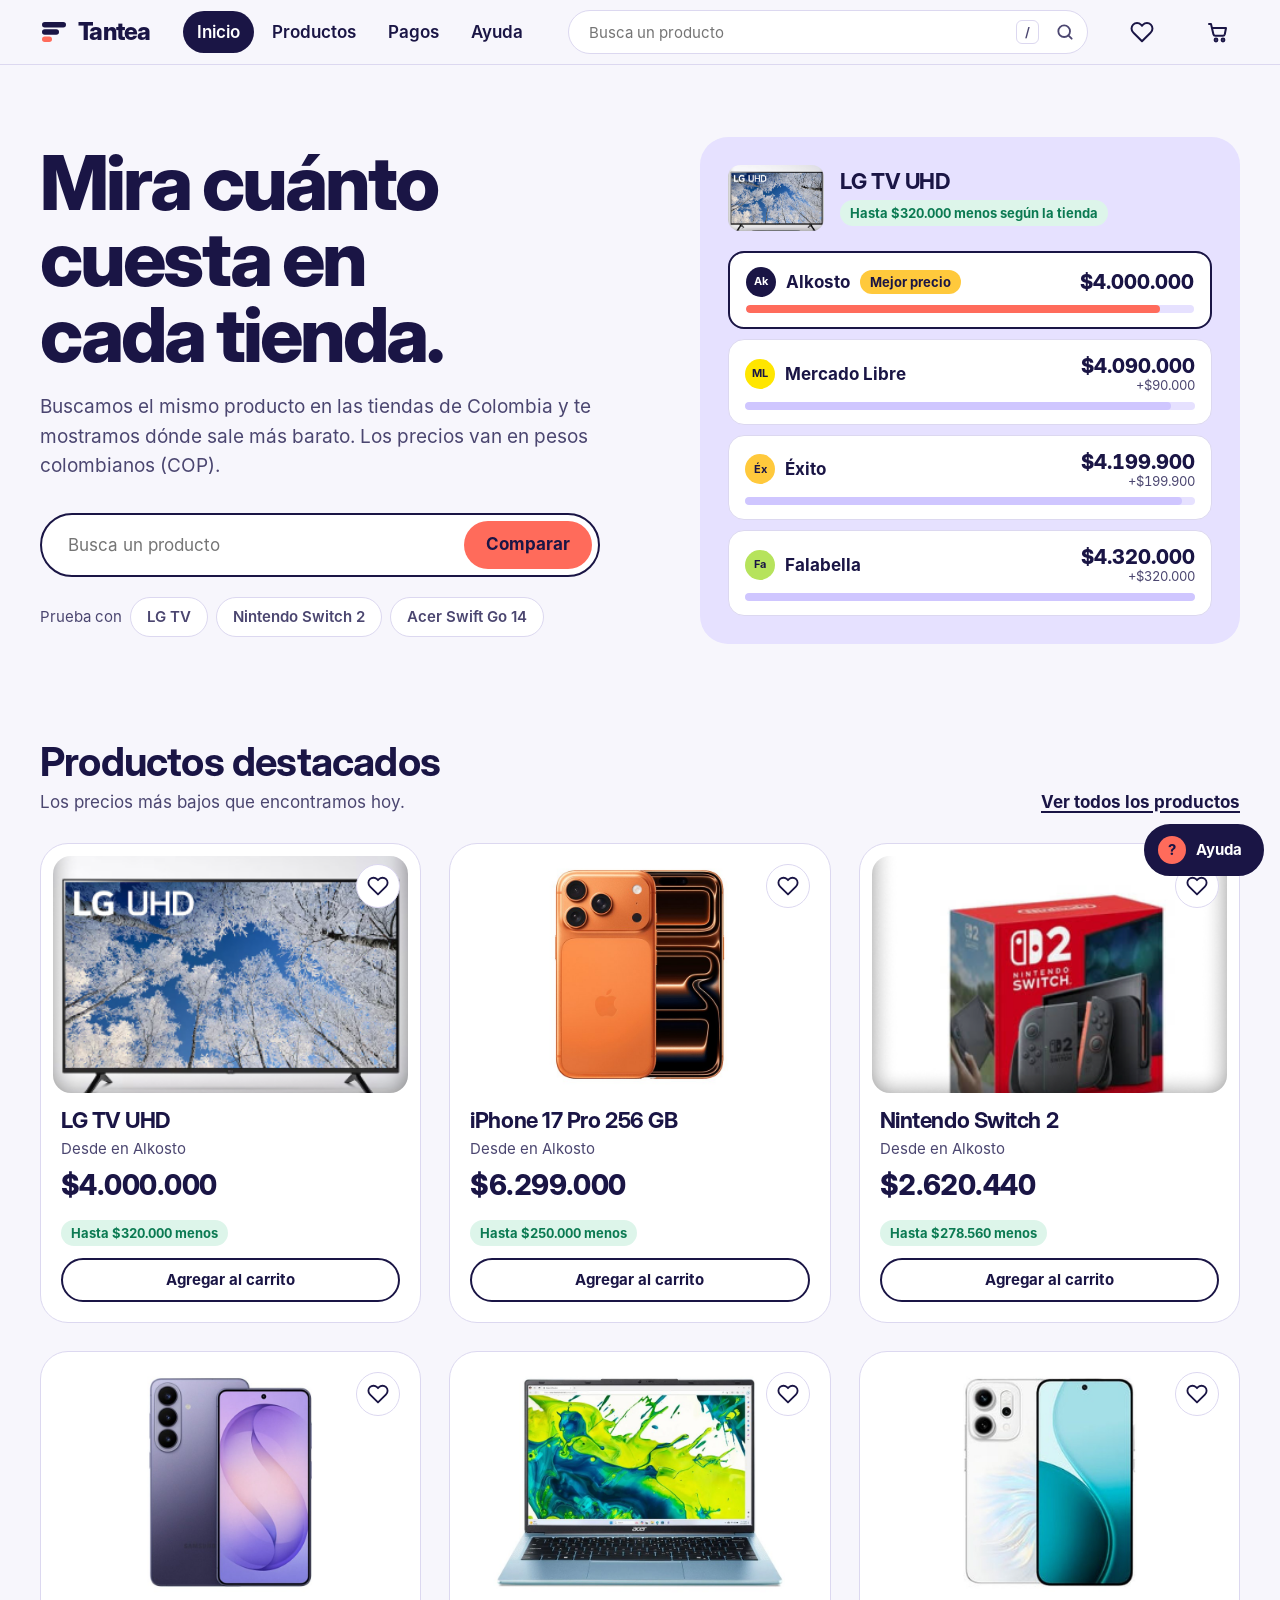
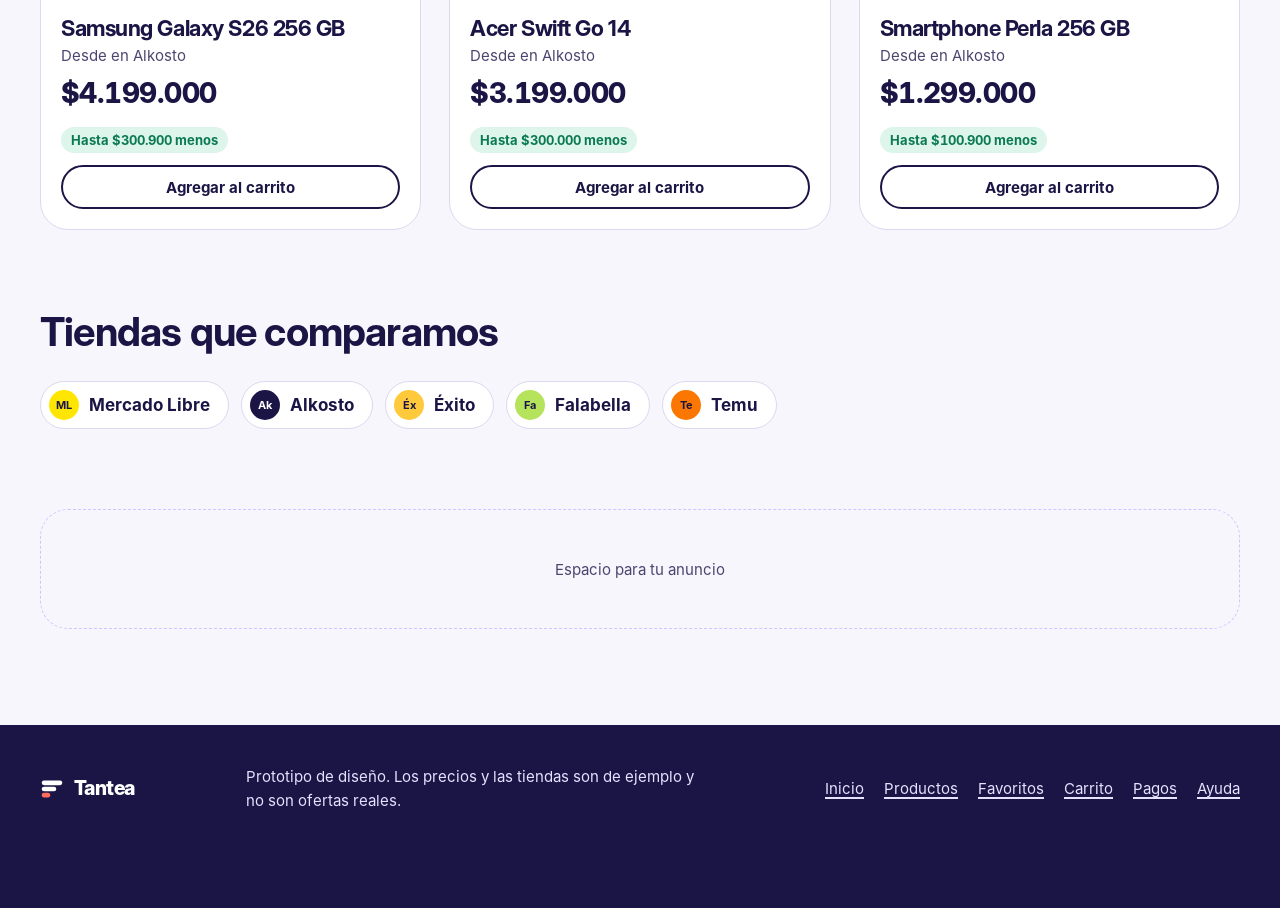
<file: index.html>
<!doctype html>
<html lang="es">
<head>
  <meta charset="utf-8">
  <meta name="viewport" content="width=device-width, initial-scale=1">
  <title>Tantea | Compara precios entre tiendas</title>
  <meta name="description" content="Mira cuánto cuesta un producto en cada tienda y compra donde sale más barato.">
  <link rel="icon" href="data:image/svg+xml,%3Csvg xmlns='http://www.w3.org/2000/svg' viewBox='0 0 28 28'%3E%3Crect x='2' y='4' width='24' height='5.5' rx='2.75' fill='%231a1545'/%3E%3Crect x='2' y='11.25' width='17' height='5.5' rx='2.75' fill='%231a1545'/%3E%3Crect x='2' y='18.5' width='10' height='5.5' rx='2.75' fill='%23ff6b5b'/%3E%3C/svg%3E">
  <link rel="stylesheet" href="css/base.css">
  <link rel="stylesheet" href="css/components.css">
  <link rel="stylesheet" href="css/pages.css">
</head>
<body data-root="" data-page="inicio">
  <header id="site-header"></header>

  <main>
    <section class="hero wrap" aria-labelledby="titulo">
      <div>
        <h1 id="titulo">Mira cuánto cuesta en cada tienda.</h1>
        <p class="lead">Buscamos el mismo producto en las tiendas de Colombia y te mostramos dónde sale más barato. Los precios van en pesos colombianos (COP).</p>

        <form class="hero-search" role="search" action="pages/productos.html" method="get">
          <label class="sr-only" for="q-hero">Buscar un producto</label>
          <input id="q-hero" name="q" type="search" placeholder="Busca un producto" autocomplete="off" list="sugerencias">
          <button class="btn" type="submit">Comparar</button>
        </form>

        <p class="hero-hints">
          Prueba con
          <a class="chip" href="pages/productos.html?q=LG">LG TV</a>
          <a class="chip" href="pages/productos.html?q=Nintendo">Nintendo Switch 2</a>
          <a class="chip" href="pages/productos.html?q=Acer">Acer Swift Go 14</a>
        </p>
      </div>

      <aside class="hero-card" id="hero-card" aria-label="Ejemplo de comparación"></aside>
    </section>

    <section class="section wrap" aria-labelledby="t-destacados">
      <div class="section-head">
        <div>
          <h2 id="t-destacados">Productos destacados</h2>
          <p>Los precios más bajos que encontramos hoy.</p>
        </div>
        <a class="link-more" href="pages/productos.html">Ver todos los productos</a>
      </div>
      <div class="grid" id="destacados"></div>
    </section>

    <section class="section wrap" aria-labelledby="t-tiendas">
      <div class="section-head">
        <h2 id="t-tiendas">Tiendas que comparamos</h2>
      </div>
      <div class="stores" id="tiendas"></div>
    </section>

    <section class="section wrap" aria-label="Publicidad">
      <div class="ad-slot">Espacio para tu anuncio</div>
    </section>
  </main>

  <footer id="site-footer"></footer>

  <script src="js/data.js"></script>
  <script src="js/app.js"></script>
  <script src="js/ayuda.js"></script>
  <script src="js/home.js"></script>
</body>
</html>
</file>
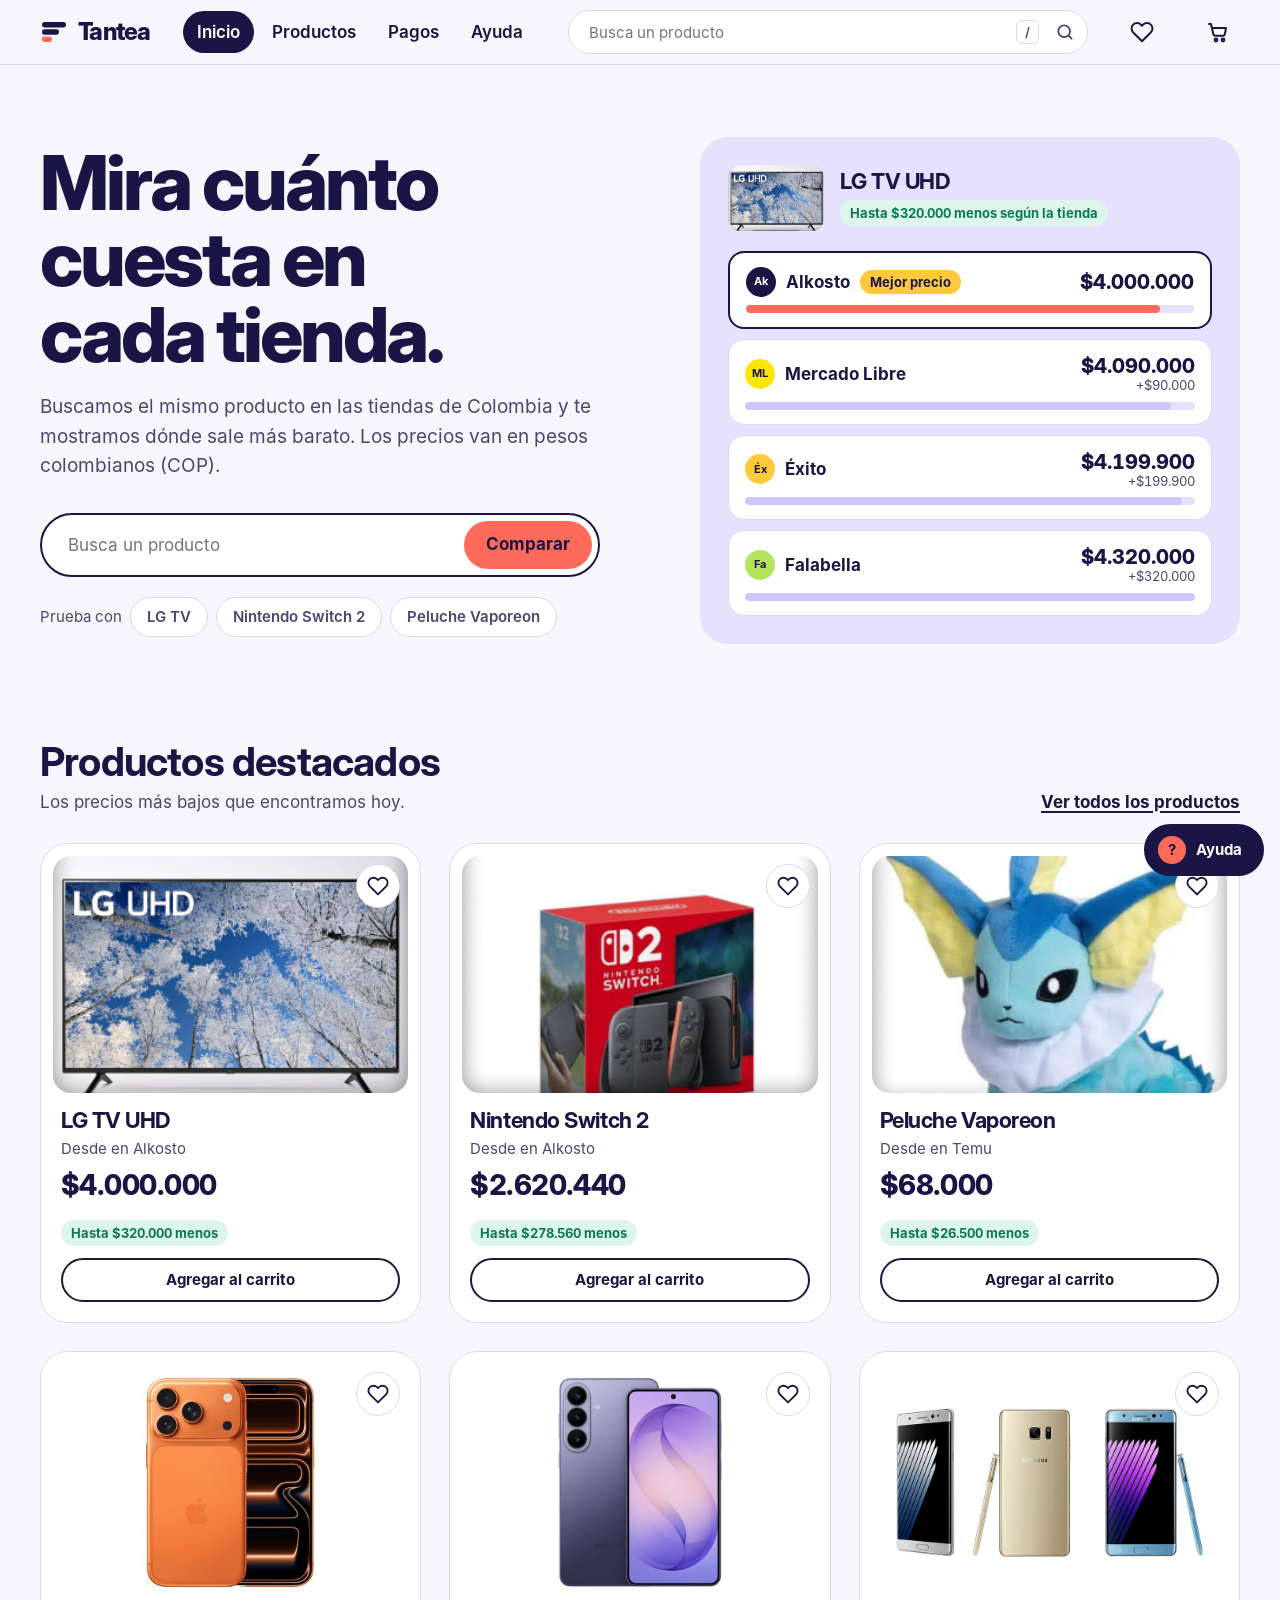
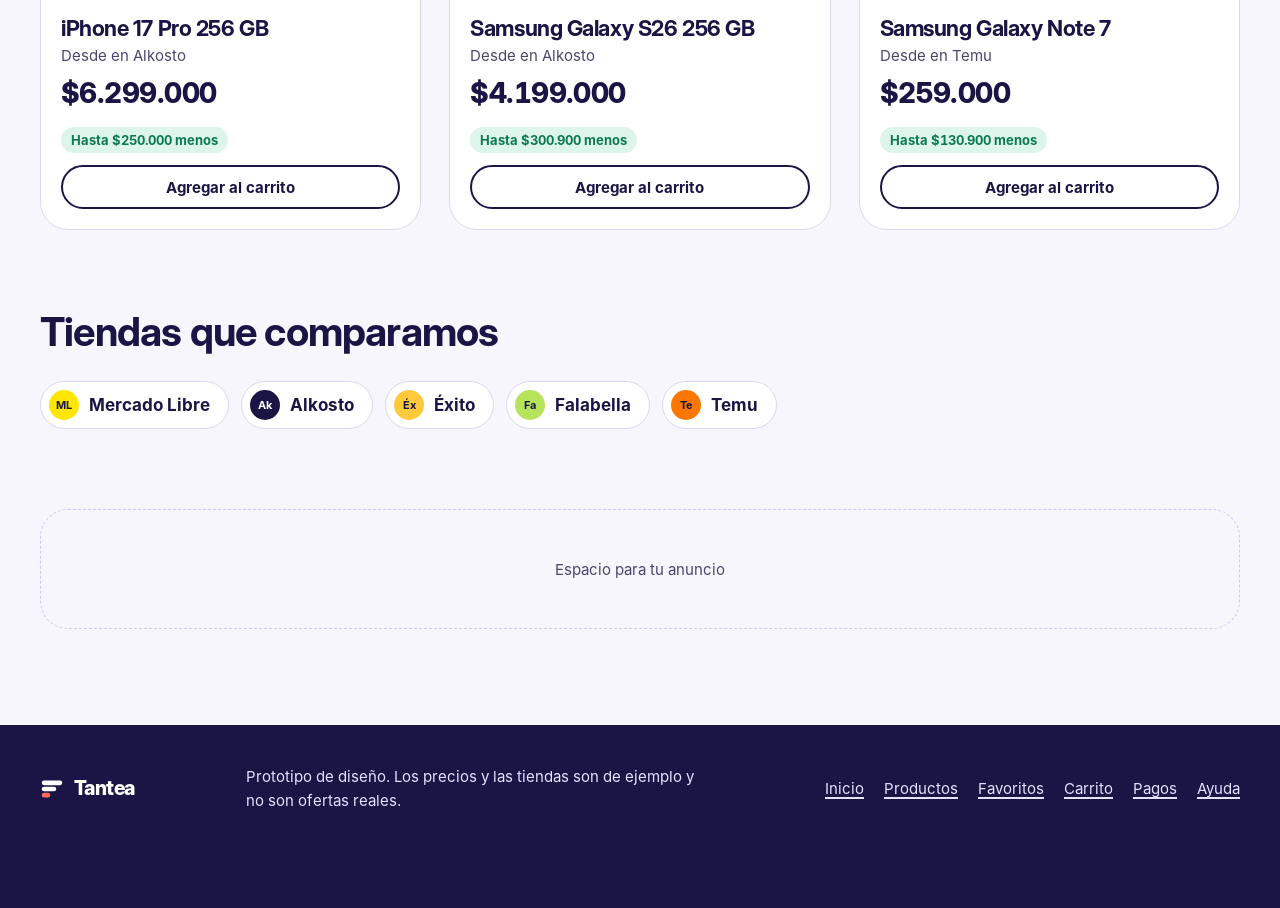
<file: tantea/index.html>
<!doctype html>
<html lang="es">
<head>
  <meta charset="utf-8">
  <meta name="viewport" content="width=device-width, initial-scale=1">
  <title>Tantea | Compara precios entre tiendas</title>
  <meta name="description" content="Mira cuánto cuesta un producto en cada tienda y compra donde sale más barato.">
  <link rel="icon" href="data:image/svg+xml,%3Csvg xmlns='http://www.w3.org/2000/svg' viewBox='0 0 28 28'%3E%3Crect x='2' y='4' width='24' height='5.5' rx='2.75' fill='%231a1545'/%3E%3Crect x='2' y='11.25' width='17' height='5.5' rx='2.75' fill='%231a1545'/%3E%3Crect x='2' y='18.5' width='10' height='5.5' rx='2.75' fill='%23ff6b5b'/%3E%3C/svg%3E">
  <link rel="stylesheet" href="css/base.css">
  <link rel="stylesheet" href="css/components.css">
  <link rel="stylesheet" href="css/pages.css">
</head>
<body data-root="" data-page="inicio">
  <header id="site-header"></header>

  <main>
    <section class="hero wrap" aria-labelledby="titulo">
      <div>
        <h1 id="titulo">Mira cuánto cuesta en cada tienda.</h1>
        <p class="lead">Buscamos el mismo producto en las tiendas de Colombia y te mostramos dónde sale más barato. Los precios van en pesos colombianos (COP).</p>

        <form class="hero-search" role="search" action="pages/productos.html" method="get">
          <label class="sr-only" for="q-hero">Buscar un producto</label>
          <input id="q-hero" name="q" type="search" placeholder="Busca un producto" autocomplete="off" list="sugerencias">
          <button class="btn" type="submit">Comparar</button>
        </form>

        <p class="hero-hints">
          Prueba con
          <a class="chip" href="pages/productos.html?q=LG">LG TV</a>
          <a class="chip" href="pages/productos.html?q=Nintendo">Nintendo Switch 2</a>
          <a class="chip" href="pages/productos.html?q=Peluche">Peluche Vaporeon</a>
        </p>
      </div>

      <aside class="hero-card" id="hero-card" aria-label="Ejemplo de comparación"></aside>
    </section>

    <section class="section wrap" aria-labelledby="t-destacados">
      <div class="section-head">
        <div>
          <h2 id="t-destacados">Productos destacados</h2>
          <p>Los precios más bajos que encontramos hoy.</p>
        </div>
        <a class="link-more" href="pages/productos.html">Ver todos los productos</a>
      </div>
      <div class="grid" id="destacados"></div>
    </section>

    <section class="section wrap" aria-labelledby="t-tiendas">
      <div class="section-head">
        <h2 id="t-tiendas">Tiendas que comparamos</h2>
      </div>
      <div class="stores" id="tiendas"></div>
    </section>

    <section class="section wrap" aria-label="Publicidad">
      <div class="ad-slot">Espacio para tu anuncio</div>
    </section>
  </main>

  <footer id="site-footer"></footer>

  <script src="js/data.js"></script>
  <script src="js/app.js"></script>
  <script src="js/ayuda.js"></script>
  <script src="js/home.js"></script>
</body>
</html>
</file>
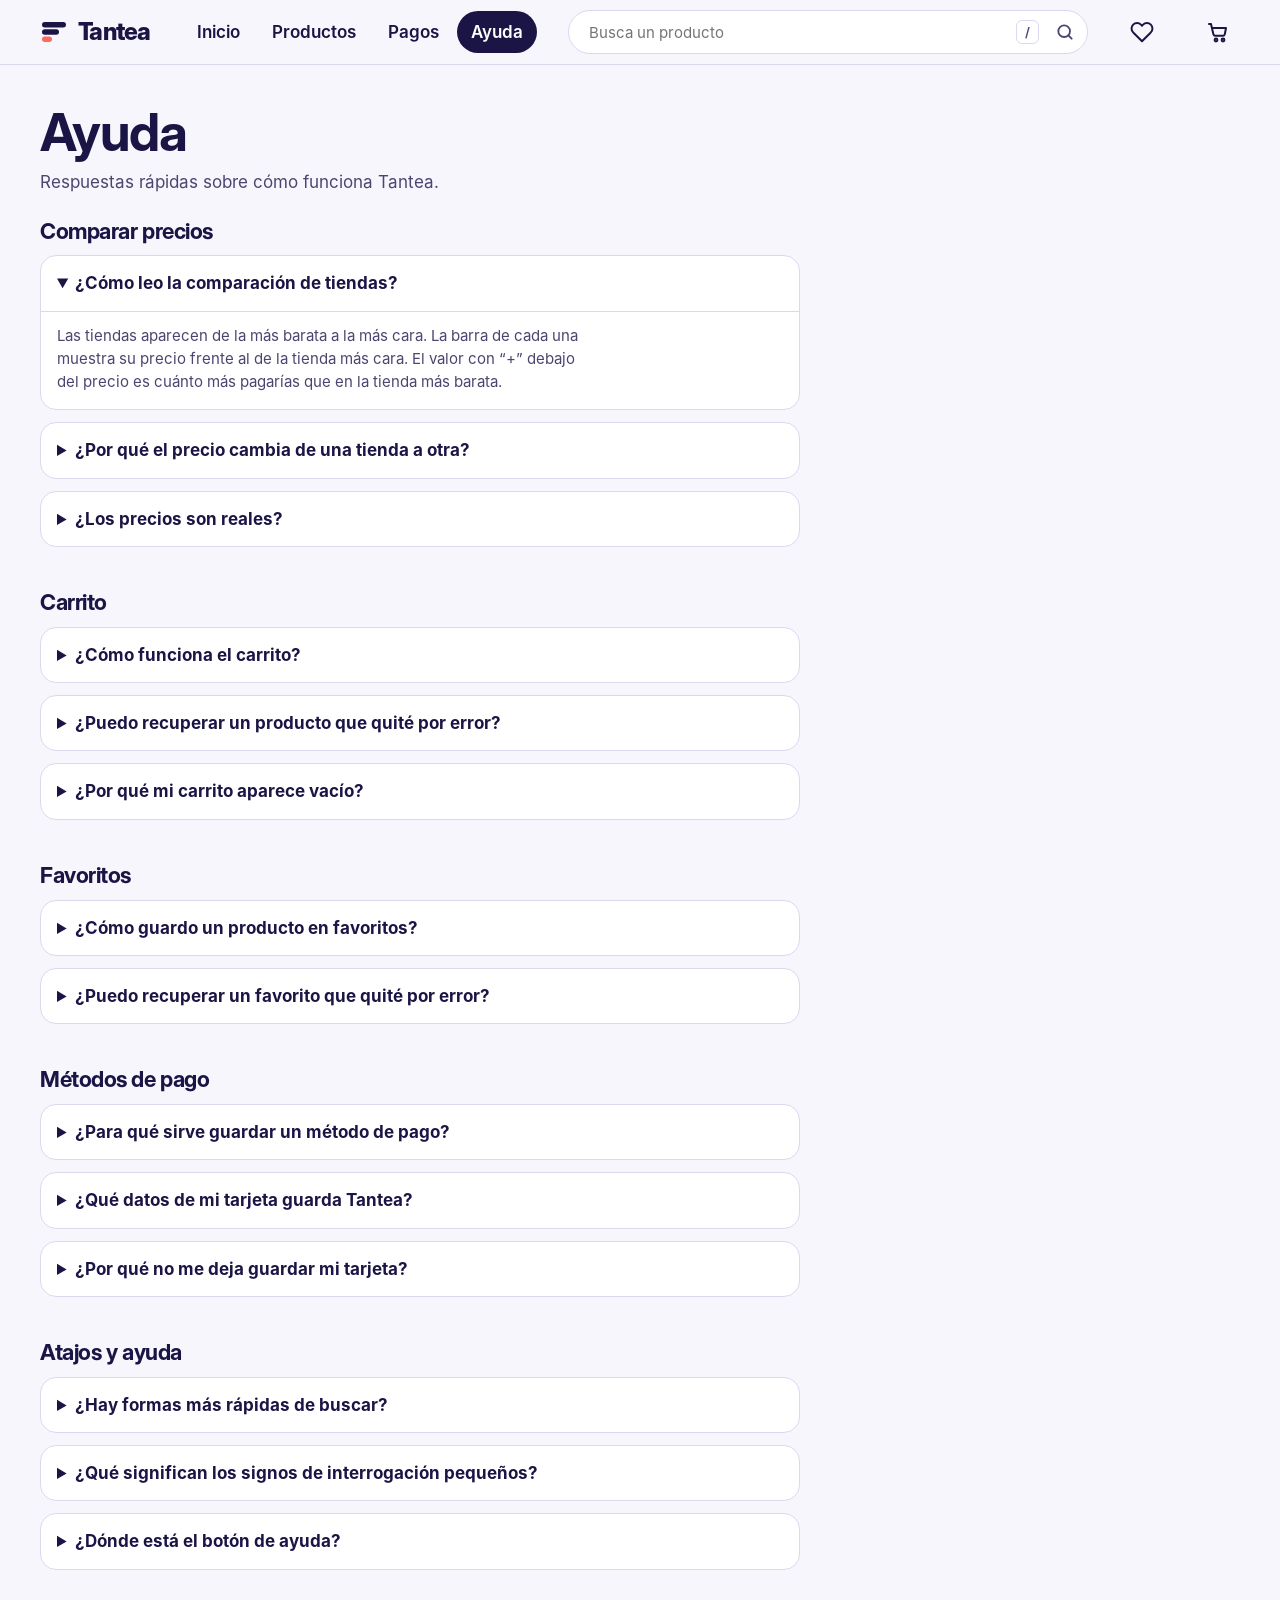
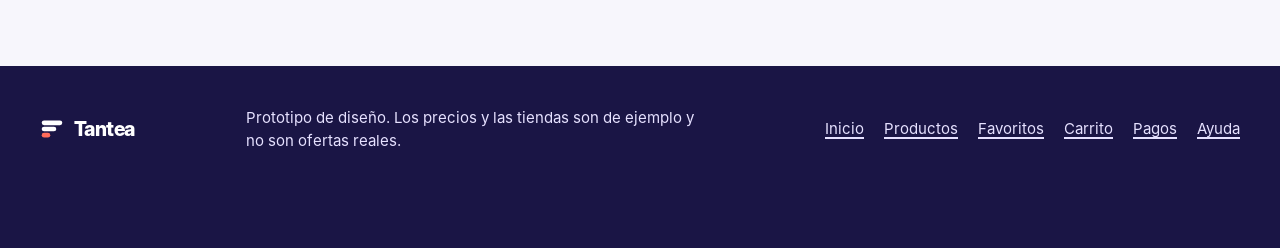
<file: pages/ayuda.html>
<!doctype html>
<html lang="es">
<head>
  <meta charset="utf-8">
  <meta name="viewport" content="width=device-width, initial-scale=1">
  <title>Ayuda | Tantea</title>
  <meta name="description" content="Respuestas rápidas sobre cómo comparar precios, usar el carrito y moverte por Tantea.">
  <link rel="icon" href="data:image/svg+xml,%3Csvg xmlns='http://www.w3.org/2000/svg' viewBox='0 0 28 28'%3E%3Crect x='2' y='4' width='24' height='5.5' rx='2.75' fill='%231a1545'/%3E%3Crect x='2' y='11.25' width='17' height='5.5' rx='2.75' fill='%231a1545'/%3E%3Crect x='2' y='18.5' width='10' height='5.5' rx='2.75' fill='%23ff6b5b'/%3E%3C/svg%3E">
  <link rel="stylesheet" href="../css/base.css">
  <link rel="stylesheet" href="../css/components.css">
  <link rel="stylesheet" href="../css/pages.css">
</head>
<body data-root="../" data-page="ayuda">
  <header id="site-header"></header>

  <main class="wrap">
    <div class="page-head">
      <h1>Ayuda</h1>
      <p>Respuestas rápidas sobre cómo funciona Tantea.</p>
    </div>

    <div class="faq">
      <h2>Comparar precios</h2>

      <details class="help" open>
        <summary>¿Cómo leo la comparación de tiendas?</summary>
        <p>Las tiendas aparecen de la más barata a la más cara. La barra de cada una muestra su precio frente al de la tienda más cara. El valor con “+” debajo del precio es cuánto más pagarías que en la tienda más barata.</p>
      </details>

      <details class="help">
        <summary>¿Por qué el precio cambia de una tienda a otra?</summary>
        <p>Cada tienda fija su precio y sus descuentos. Los precios que ves no incluyen el envío, así que revisa su costo en la tienda antes de pagar.</p>
      </details>

      <details class="help">
        <summary>¿Los precios son reales?</summary>
        <p>No. Este es un prototipo de diseño y todos los precios y tiendas son de ejemplo.</p>
      </details>

      <h2>Carrito</h2>

      <details class="help">
        <summary>¿Cómo funciona el carrito?</summary>
        <p>Guarda los productos con su mejor precio y los agrupa por tienda para que sepas dónde comprar cada uno. Tantea no cobra: al final te lleva a la tienda para pagar allí.</p>
      </details>

      <details class="help">
        <summary>¿Puedo recuperar un producto que quité por error?</summary>
        <p>Sí. Al quitarlo aparece el botón “Deshacer” durante unos segundos.</p>
      </details>

      <details class="help">
        <summary>¿Por qué mi carrito aparece vacío?</summary>
        <p>El carrito se guarda en tu navegador. Si usas una ventana privada o borras los datos del sitio, se pierde.</p>
      </details>

      <h2>Favoritos</h2>

      <details class="help">
        <summary>¿Cómo guardo un producto en favoritos?</summary>
        <p>Toca el corazón de la tarjeta o el botón “Guardar en favoritos” del detalle. Los encuentras en el menú, en Favoritos. Cada uno muestra su mejor precio de hoy.</p>
      </details>

      <details class="help">
        <summary>¿Puedo recuperar un favorito que quité por error?</summary>
        <p>Sí. Al quitarlo aparece “Deshacer” durante unos segundos.</p>
      </details>

      <h2>Métodos de pago</h2>

      <details class="help">
        <summary>¿Para qué sirve guardar un método de pago?</summary>
        <p>Para mostrarte, en tu carrito, qué tiendas lo aceptan antes de que salgas a comprar. Tantea no cobra: pagas siempre en la tienda.</p>
      </details>

      <details class="help">
        <summary>¿Qué datos de mi tarjeta guarda Tantea?</summary>
        <p>Solo la marca, los últimos 4 dígitos, el vencimiento y el nombre. Nunca guardamos el número completo ni el código de seguridad.</p>
      </details>

      <details class="help">
        <summary>¿Por qué no me deja guardar mi tarjeta?</summary>
        <p>Revisamos que el número sea válido, que la tarjeta no esté vencida y que no la hayas guardado antes. Cada campo te dice qué corregir. Si el número no es válido, casi siempre falta, sobra o está cambiado un dígito.</p>
      </details>

      <h2>Atajos y ayuda</h2>

      <details class="help">
        <summary>¿Hay formas más rápidas de buscar?</summary>
        <p>Pulsa la tecla / en cualquier página para ir al buscador. Al escribir, verás sugerencias con los nombres de los productos.</p>
      </details>

      <details class="help">
        <summary>¿Qué significan los signos de interrogación pequeños?</summary>
        <p>Son explicaciones breves. Pasa el cursor por encima, enfócalos con el teclado o tócalos para leerlas. Escape las cierra.</p>
      </details>

      <details class="help">
        <summary>¿Dónde está el botón de ayuda?</summary>
        <p>Abajo a la derecha de cada página. Muestra las tres dudas más comunes de la pantalla en la que estás.</p>
      </details>
    </div>
  </main>

  <footer id="site-footer"></footer>

  <script src="../js/data.js"></script>
  <script src="../js/app.js"></script>
</body>
</html>
</file>
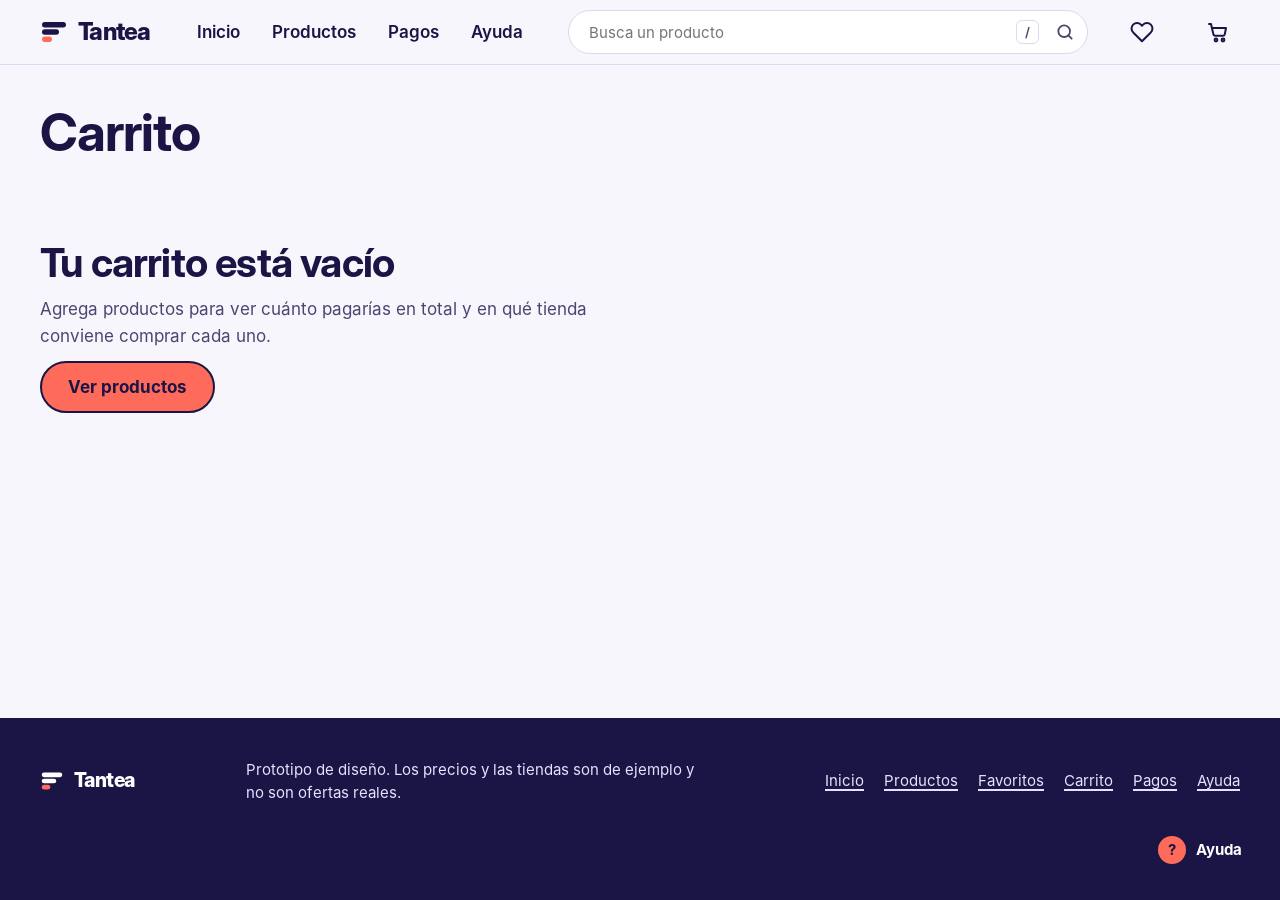
<file: pages/carrito.html>
<!doctype html>
<html lang="es">
<head>
  <meta charset="utf-8">
  <meta name="viewport" content="width=device-width, initial-scale=1">
  <title>Carrito | Tantea</title>
  <meta name="description" content="Tus productos al mejor precio, agrupados por tienda.">
  <link rel="icon" href="data:image/svg+xml,%3Csvg xmlns='http://www.w3.org/2000/svg' viewBox='0 0 28 28'%3E%3Crect x='2' y='4' width='24' height='5.5' rx='2.75' fill='%231a1545'/%3E%3Crect x='2' y='11.25' width='17' height='5.5' rx='2.75' fill='%231a1545'/%3E%3Crect x='2' y='18.5' width='10' height='5.5' rx='2.75' fill='%23ff6b5b'/%3E%3C/svg%3E">
  <link rel="stylesheet" href="../css/base.css">
  <link rel="stylesheet" href="../css/components.css">
  <link rel="stylesheet" href="../css/pages.css">
</head>
<body data-root="../" data-page="carrito">
  <header id="site-header"></header>

  <main class="wrap">
    <div class="page-head">
      <h1>Carrito</h1>
      <p id="conteo" aria-live="polite"></p>
    </div>
    <div id="contenido"></div>
  </main>

  <footer id="site-footer"></footer>

  <script src="../js/data.js"></script>
  <script src="../js/app.js"></script>
  <script src="../js/ayuda.js"></script>
  <script src="../js/carrito.js"></script>
</body>
</html>
</file>
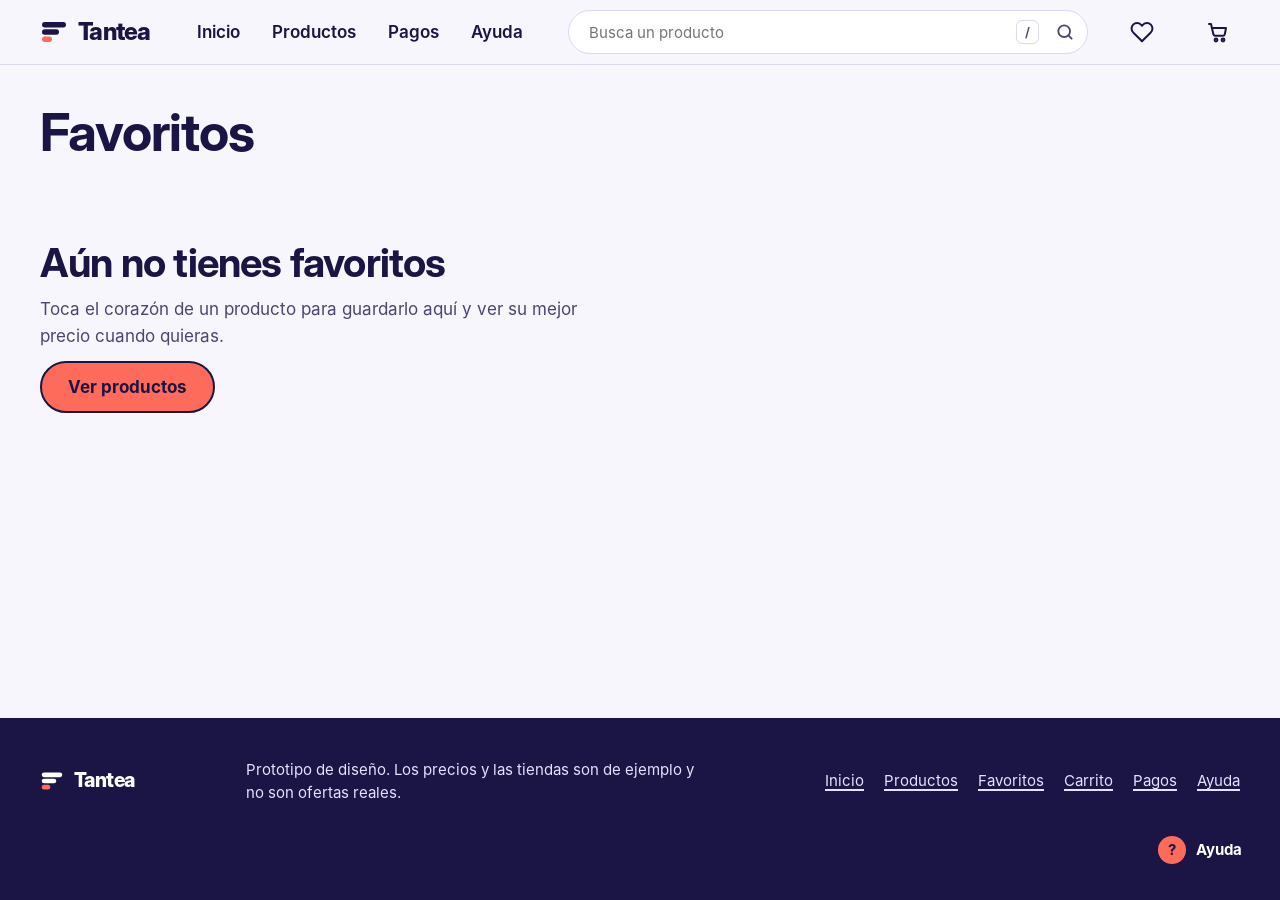
<file: pages/favoritos.html>
<!doctype html>
<html lang="es">
<head>
  <meta charset="utf-8">
  <meta name="viewport" content="width=device-width, initial-scale=1">
  <title>Favoritos | Tantea</title>
  <meta name="description" content="Los productos que guardaste, con su mejor precio actual.">
  <link rel="icon" href="data:image/svg+xml,%3Csvg xmlns='http://www.w3.org/2000/svg' viewBox='0 0 28 28'%3E%3Crect x='2' y='4' width='24' height='5.5' rx='2.75' fill='%231a1545'/%3E%3Crect x='2' y='11.25' width='17' height='5.5' rx='2.75' fill='%231a1545'/%3E%3Crect x='2' y='18.5' width='10' height='5.5' rx='2.75' fill='%23ff6b5b'/%3E%3C/svg%3E">
  <link rel="stylesheet" href="../css/base.css">
  <link rel="stylesheet" href="../css/components.css">
  <link rel="stylesheet" href="../css/pages.css">
</head>
<body data-root="../" data-page="favoritos">
  <header id="site-header"></header>

  <main class="wrap">
    <div class="page-head">
      <h1 id="titulo" tabindex="-1">Favoritos</h1>
      <p id="conteo" aria-live="polite"></p>
    </div>
    <div id="contenido"></div>
  </main>

  <footer id="site-footer"></footer>

  <script src="../js/data.js"></script>
  <script src="../js/app.js"></script>
  <script src="../js/ayuda.js"></script>
  <script src="../js/favoritos.js"></script>
</body>
</html>
</file>
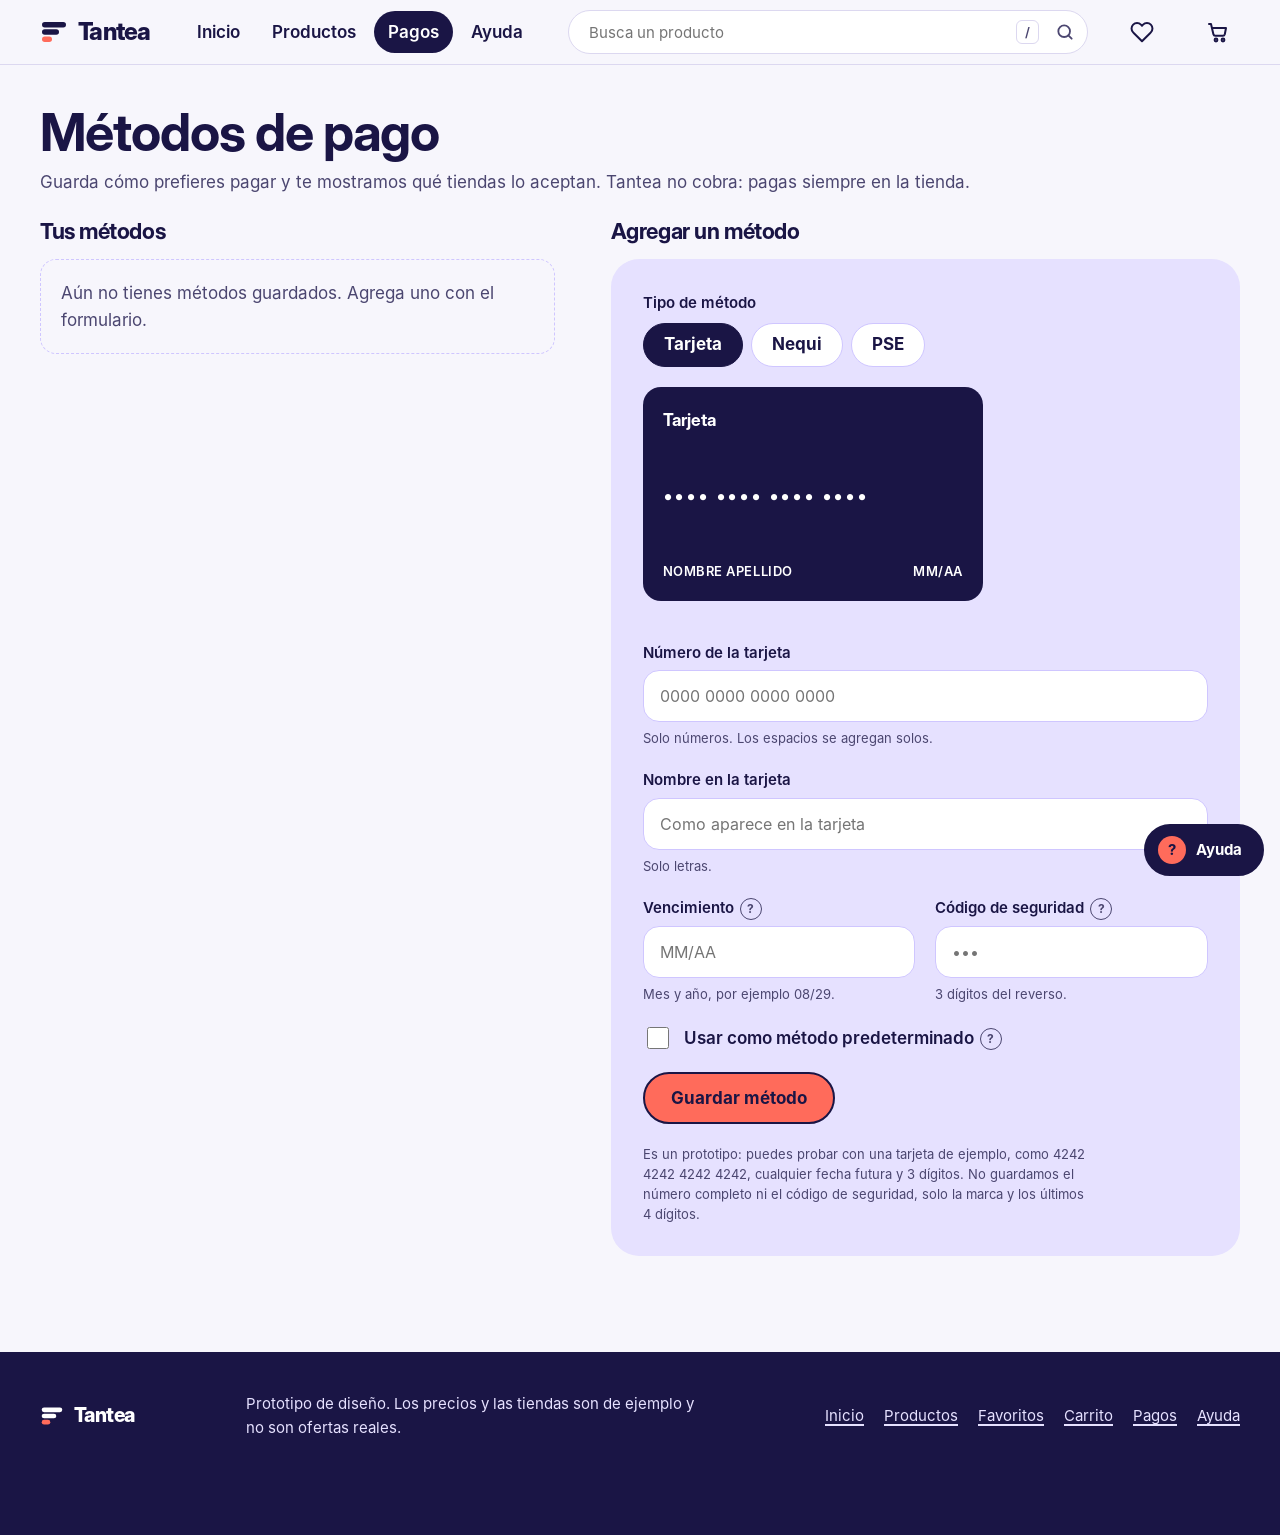
<file: pages/pago.html>
<!doctype html>
<html lang="es">
<head>
  <meta charset="utf-8">
  <meta name="viewport" content="width=device-width, initial-scale=1">
  <title>Métodos de pago | Tantea</title>
  <meta name="description" content="Guarda cómo prefieres pagar y mira qué tiendas lo aceptan.">
  <link rel="icon" href="data:image/svg+xml,%3Csvg xmlns='http://www.w3.org/2000/svg' viewBox='0 0 28 28'%3E%3Crect x='2' y='4' width='24' height='5.5' rx='2.75' fill='%231a1545'/%3E%3Crect x='2' y='11.25' width='17' height='5.5' rx='2.75' fill='%231a1545'/%3E%3Crect x='2' y='18.5' width='10' height='5.5' rx='2.75' fill='%23ff6b5b'/%3E%3C/svg%3E">
  <link rel="stylesheet" href="../css/base.css">
  <link rel="stylesheet" href="../css/components.css">
  <link rel="stylesheet" href="../css/pages.css">
</head>
<body data-root="../" data-page="pago">
  <header id="site-header"></header>

  <main class="wrap">
    <div class="page-head">
      <h1>Métodos de pago</h1>
      <p>Guarda cómo prefieres pagar y te mostramos qué tiendas lo aceptan. Tantea no cobra: pagas siempre en la tienda.</p>
    </div>

    <div class="pay-layout">

      <section aria-labelledby="t-guardados">
        <h2 id="t-guardados">Tus métodos</h2>
        <ul class="pay-list" id="lista-pagos" aria-live="polite"></ul>
      </section>

      <section aria-labelledby="t-nuevo">
        <h2 id="t-nuevo">Agregar un método</h2>

        <form id="form-pago" class="pay-form" novalidate>
          <div id="resumen-errores" class="form-errors" role="alert" tabindex="-1" hidden></div>

          <fieldset class="seg">
            <legend>Tipo de método</legend>
            <label class="seg-opt"><input type="radio" name="tipo" value="tarjeta" checked><span>Tarjeta</span></label>
            <label class="seg-opt"><input type="radio" name="tipo" value="nequi"><span>Nequi</span></label>
            <label class="seg-opt"><input type="radio" name="tipo" value="pse"><span>PSE</span></label>
          </fieldset>

          <!-- Tarjeta -->
          <div data-panel="tarjeta">
            <div class="card-preview" aria-hidden="true">
              <span class="cp-marca" id="vp-marca">Tarjeta</span>
              <span class="cp-num num" id="vp-num">•••• •••• •••• ••••</span>
              <span class="cp-row"><span id="vp-nom">NOMBRE APELLIDO</span><span class="num" id="vp-exp">MM/AA</span></span>
            </div>

            <div class="field" data-field="num">
              <label for="num">Número de la tarjeta</label>
              <div class="control">
                <input id="num" name="num" type="text" inputmode="numeric" autocomplete="cc-number" placeholder="0000 0000 0000 0000" maxlength="23" aria-describedby="num-ayuda num-error">
                <span class="marca-tag" id="marca-tag"></span>
              </div>
              <p class="field-hint" id="num-ayuda">Solo números. Los espacios se agregan solos.</p>
              <p class="field-error" id="num-error" hidden></p>
            </div>

            <div class="field" data-field="nom">
              <label for="nom">Nombre en la tarjeta</label>
              <div class="control">
                <input id="nom" name="nom" type="text" autocomplete="cc-name" placeholder="Como aparece en la tarjeta" maxlength="40" aria-describedby="nom-ayuda nom-error">
              </div>
              <p class="field-hint" id="nom-ayuda">Solo letras.</p>
              <p class="field-error" id="nom-error" hidden></p>
            </div>

            <div class="field-row">
              <div class="field" data-field="exp">
                <label for="exp">Vencimiento<button type="button" class="tip-btn" data-tip="Está impreso en el frente de la tarjeta, como mes y año de dos dígitos." aria-label="Más información">?</button></label>
                <div class="control">
                  <input id="exp" name="exp" type="text" inputmode="numeric" autocomplete="cc-exp" placeholder="MM/AA" maxlength="5" aria-describedby="exp-ayuda exp-error">
                </div>
                <p class="field-hint" id="exp-ayuda">Mes y año, por ejemplo 08/29.</p>
                <p class="field-error" id="exp-error" hidden></p>
              </div>

              <div class="field" data-field="cvv">
                <label for="cvv">Código de seguridad<button type="button" class="tip-btn" data-tip="Son 3 dígitos en el reverso de la tarjeta, o 4 en el frente si es American Express. Nunca lo guardamos." aria-label="Más información">?</button></label>
                <div class="control">
                  <input id="cvv" name="cvv" type="password" inputmode="numeric" autocomplete="cc-csc" placeholder="•••" maxlength="4" aria-describedby="cvv-ayuda cvv-error">
                </div>
                <p class="field-hint" id="cvv-ayuda">3 dígitos del reverso.</p>
                <p class="field-error" id="cvv-error" hidden></p>
              </div>
            </div>
          </div>

          <!-- Nequi -->
          <div data-panel="nequi" hidden>
            <div class="field" data-field="cel">
              <label for="cel">Celular con Nequi<button type="button" class="tip-btn" data-tip="Usa el número con el que abriste tu cuenta Nequi. Solo guardamos los últimos 4 dígitos." aria-label="Más información">?</button></label>
              <div class="control">
                <input id="cel" name="cel" type="text" inputmode="tel" autocomplete="tel-national" placeholder="300 123 4567" maxlength="12" aria-describedby="cel-ayuda cel-error">
              </div>
              <p class="field-hint" id="cel-ayuda">10 dígitos. Los celulares en Colombia empiezan por 3.</p>
              <p class="field-error" id="cel-error" hidden></p>
            </div>
          </div>

          <!-- PSE -->
          <div data-panel="pse" hidden>
            <div class="field" data-field="banco">
              <label for="banco">Tu banco<button type="button" class="tip-btn" data-tip="Pagas desde la página de tu banco. Tantea nunca ve tu clave ni tu usuario." aria-label="Más información">?</button></label>
              <div class="control">
                <select id="banco" name="banco" aria-describedby="banco-error">
                  <option value="">Elige tu banco</option>
                </select>
              </div>
              <p class="field-error" id="banco-error" hidden></p>
            </div>
          </div>

          <label class="check">
            <input type="checkbox" id="pred" name="pred">
            <span>Usar como método predeterminado<button type="button" class="tip-btn" data-tip="Es el que usamos en tu carrito para decirte qué tiendas lo aceptan." aria-label="Más información">?</button></span>
          </label>

          <button class="btn" type="submit" id="guardar">Guardar método</button>

          <p class="field-hint note">Es un prototipo: puedes probar con una tarjeta de ejemplo, como 4242 4242 4242 4242, cualquier fecha futura y 3 dígitos. No guardamos el número completo ni el código de seguridad, solo la marca y los últimos 4 dígitos.</p>
        </form>
      </section>

    </div>
  </main>

  <footer id="site-footer"></footer>

  <script src="../js/data.js"></script>
  <script src="../js/app.js"></script>
  <script src="../js/ayuda.js"></script>
  <script src="../js/pago.js"></script>
</body>
</html>
</file>
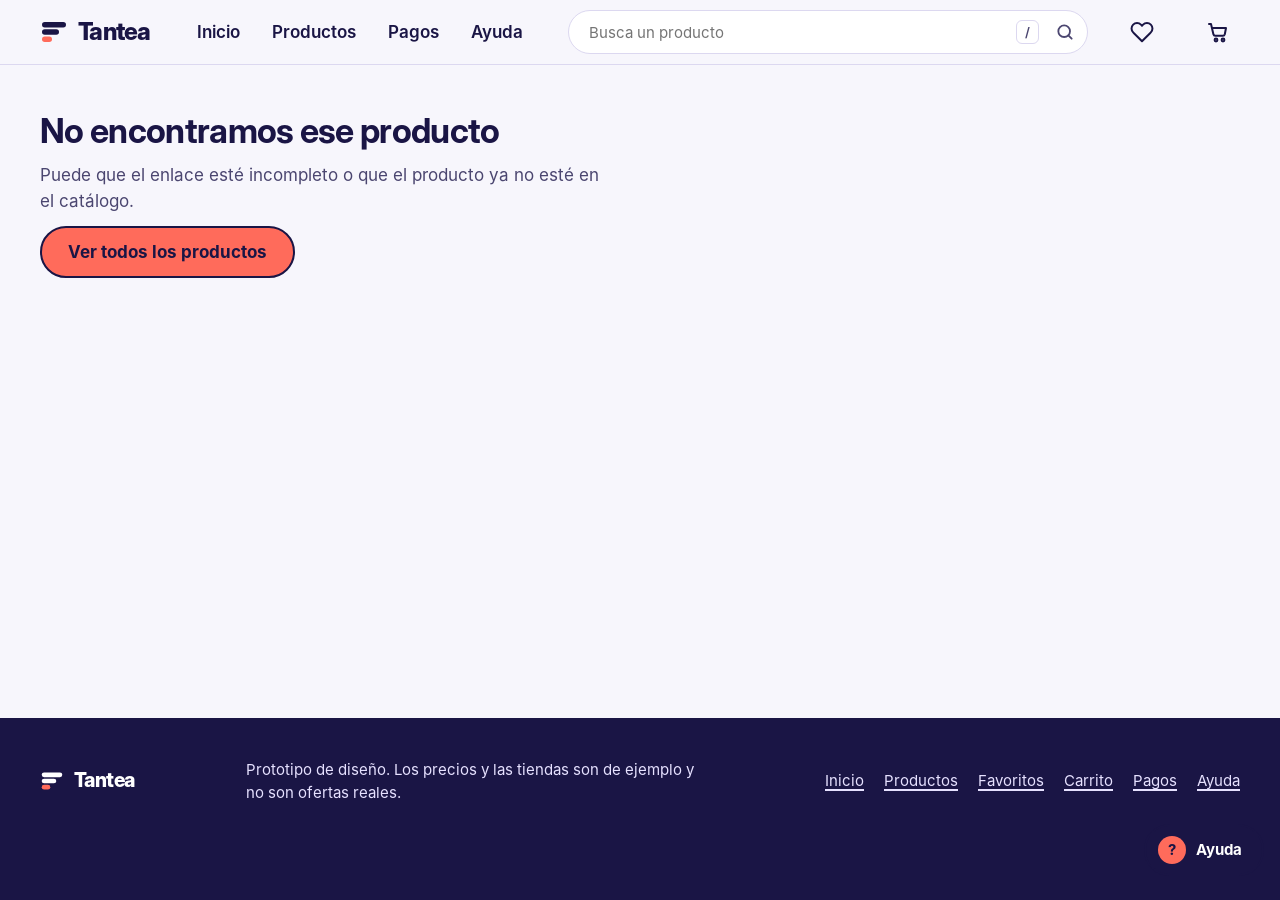
<file: pages/producto.html>
<!doctype html>
<html lang="es">
<head>
  <meta charset="utf-8">
  <meta name="viewport" content="width=device-width, initial-scale=1">
  <title>Producto | Tantea</title>
  <meta name="description" content="Compara el precio de este producto en cada tienda.">
  <link rel="icon" href="data:image/svg+xml,%3Csvg xmlns='http://www.w3.org/2000/svg' viewBox='0 0 28 28'%3E%3Crect x='2' y='4' width='24' height='5.5' rx='2.75' fill='%231a1545'/%3E%3Crect x='2' y='11.25' width='17' height='5.5' rx='2.75' fill='%231a1545'/%3E%3Crect x='2' y='18.5' width='10' height='5.5' rx='2.75' fill='%23ff6b5b'/%3E%3C/svg%3E">
  <link rel="stylesheet" href="../css/base.css">
  <link rel="stylesheet" href="../css/components.css">
  <link rel="stylesheet" href="../css/pages.css">
</head>
<body data-root="../" data-page="producto">
  <header id="site-header"></header>

  <main class="wrap" id="contenido"></main>

  <footer id="site-footer"></footer>

  <script src="../js/data.js"></script>
  <script src="../js/app.js"></script>
  <script src="../js/ayuda.js"></script>
  <script src="../js/producto.js"></script>
</body>
</html>
</file>
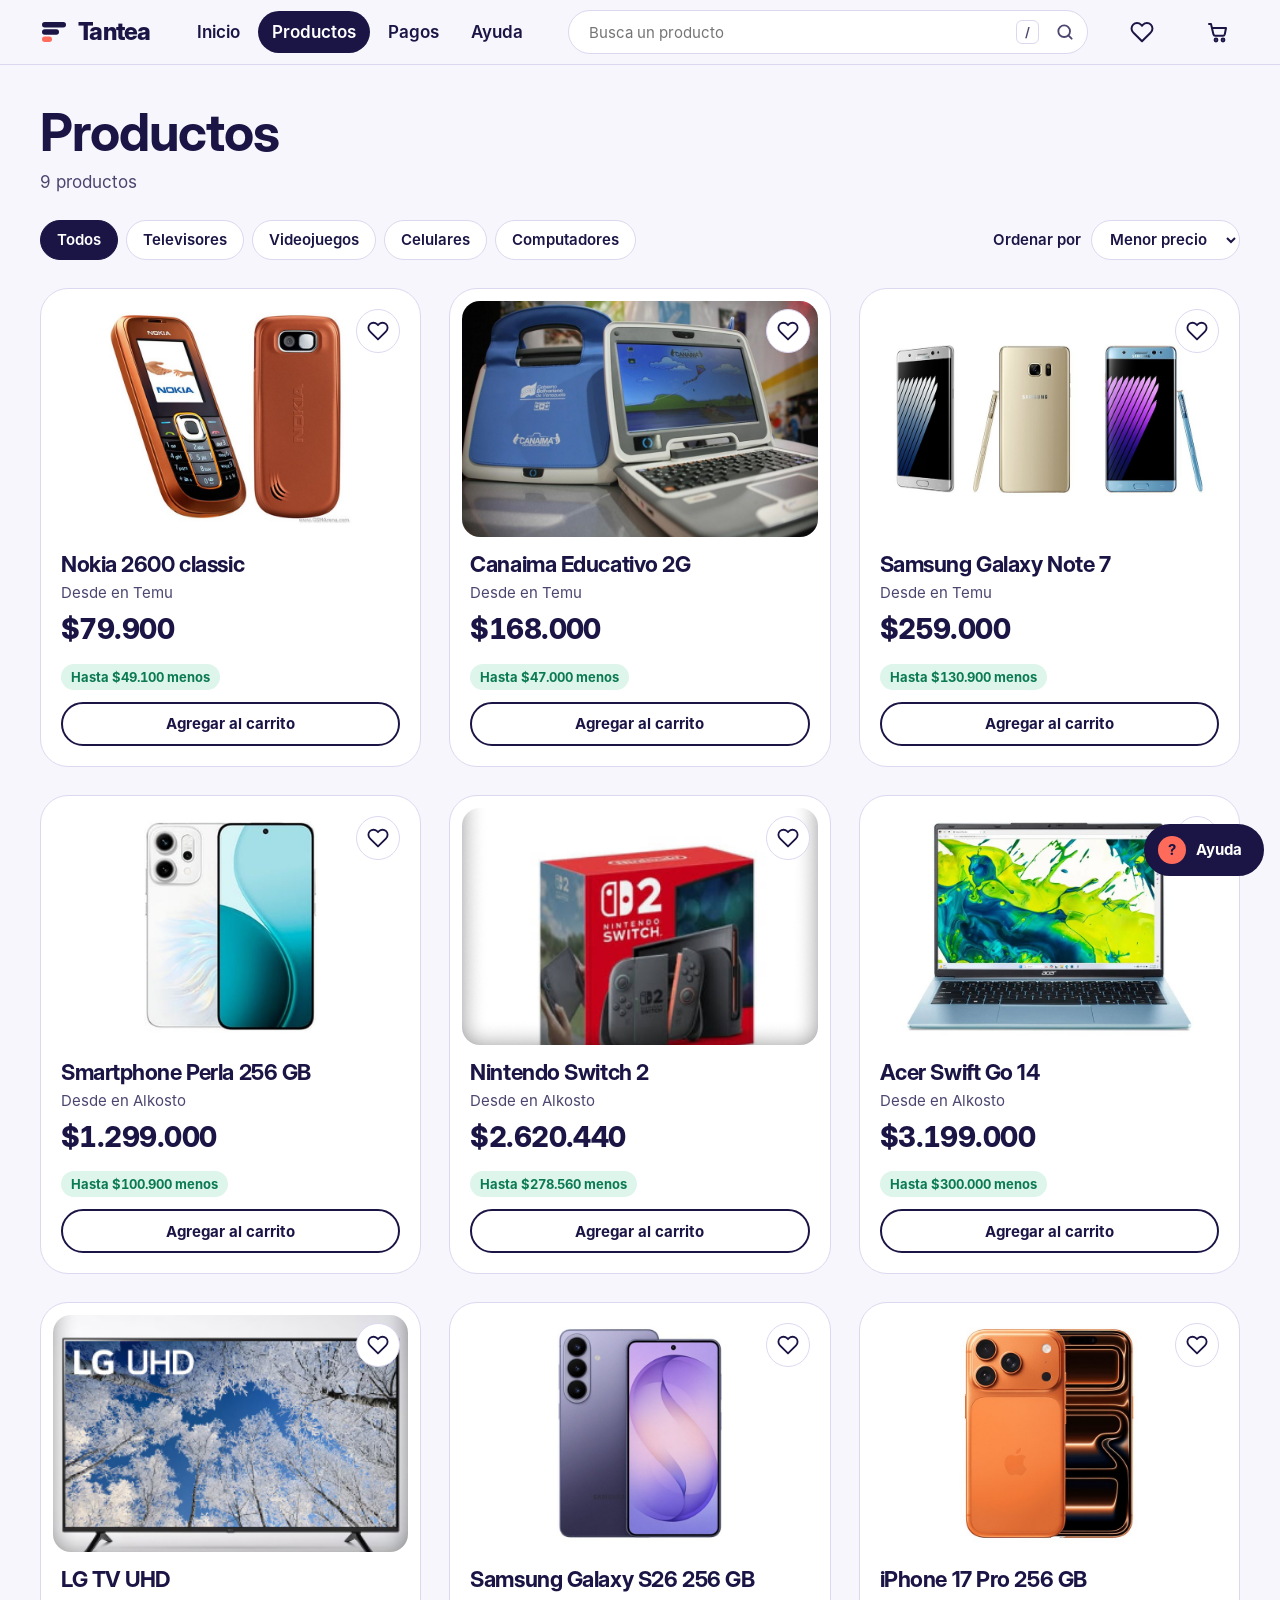
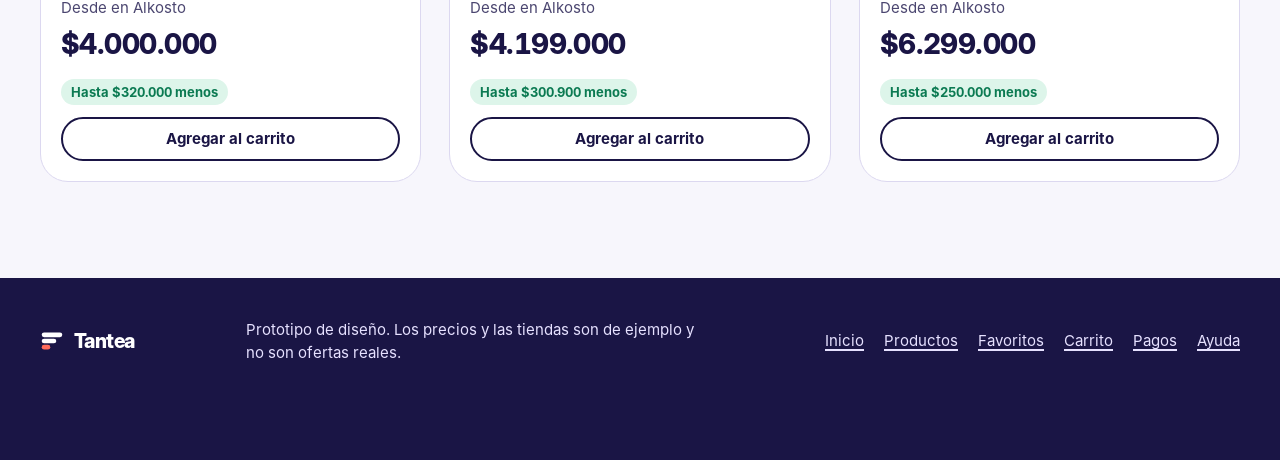
<file: pages/productos.html>
<!doctype html>
<html lang="es">
<head>
  <meta charset="utf-8">
  <meta name="viewport" content="width=device-width, initial-scale=1">
  <title>Productos | Tantea</title>
  <meta name="description" content="Todos los productos que comparamos y el precio más bajo de cada uno.">
  <link rel="icon" href="data:image/svg+xml,%3Csvg xmlns='http://www.w3.org/2000/svg' viewBox='0 0 28 28'%3E%3Crect x='2' y='4' width='24' height='5.5' rx='2.75' fill='%231a1545'/%3E%3Crect x='2' y='11.25' width='17' height='5.5' rx='2.75' fill='%231a1545'/%3E%3Crect x='2' y='18.5' width='10' height='5.5' rx='2.75' fill='%23ff6b5b'/%3E%3C/svg%3E">
  <link rel="stylesheet" href="../css/base.css">
  <link rel="stylesheet" href="../css/components.css">
  <link rel="stylesheet" href="../css/pages.css">
</head>
<body data-root="../" data-page="productos">
  <header id="site-header"></header>

  <main class="wrap">
    <div class="page-head">
      <h1 id="titulo">Productos</h1>
      <p id="conteo" aria-live="polite"></p>
    </div>

    <div class="toolbar">
      <div class="filters" id="filtros" role="group" aria-label="Filtrar por categoría"></div>
      <label class="sort">Ordenar por
        <select id="orden">
          <option value="precio">Menor precio</option>
          <option value="ahorro">Mayor ahorro</option>
          <option value="nombre">Nombre</option>
        </select>
      </label>
    </div>

    <div id="resultados"></div>
  </main>

  <footer id="site-footer"></footer>

  <script src="../js/data.js"></script>
  <script src="../js/app.js"></script>
  <script src="../js/ayuda.js"></script>
  <script src="../js/productos.js"></script>
</body>
</html>
</file>
<file: css/base.css>
/* =========================================================
   Tantea · base.css
   Tokens, reset, tipografía y utilidades
   ========================================================= */

/* Fuentes incluidas en la carpeta (assets/fonts): funcionan sin internet.
   Inter para el texto e Inter Display (corte para títulos) para titulares y precios. */
@font-face { font-family: "Tantea Sans"; font-weight: 400; font-display: swap; src: url("../assets/fonts/Inter-Regular.otf") format("opentype"); }
@font-face { font-family: "Tantea Sans"; font-weight: 500; font-display: swap; src: url("../assets/fonts/Inter-Medium.otf") format("opentype"); }
@font-face { font-family: "Tantea Sans"; font-weight: 600; font-display: swap; src: url("../assets/fonts/Inter-SemiBold.otf") format("opentype"); }
@font-face { font-family: "Tantea Sans"; font-weight: 700; font-display: swap; src: url("../assets/fonts/Inter-Bold.otf") format("opentype"); }
@font-face { font-family: "Tantea Display"; font-weight: 700; font-display: swap; src: url("../assets/fonts/InterDisplay-Bold.otf") format("opentype"); }
@font-face { font-family: "Tantea Display"; font-weight: 800; font-display: swap; src: url("../assets/fonts/InterDisplay-ExtraBold.otf") format("opentype"); }

:root {
  /* Color */
  --tinta: #1a1545;        /* texto y superficies oscuras */
  --tinta-2: #4b4670;      /* texto secundario */
  --papel: #f7f6fc;        /* fondo de página */
  --blanco: #ffffff;
  --lila: #e6e1ff;         /* paneles (viene del primer diseño) */
  --lila-2: #cfc6ff;
  --linea: #dcd8f0;
  --coral: #ff6b5b;        /* acción principal (viene del segundo diseño) */
  --coral-2: #ff8577;
  --sol: #ffc93c;          /* "mejor precio" */
  --menta: #0b7a52;        /* ahorro (texto) */
  --menta-bg: #ddf5ea;
  --error: #b3261e;        /* errores y advertencias (texto) */
  --error-bg: #fde8e6;

  /* Tipografía */
  --font-display: "Tantea Display", "Tantea Sans", system-ui, -apple-system, "Segoe UI", sans-serif;
  --font-body: "Tantea Sans", system-ui, -apple-system, "Segoe UI", sans-serif;

  --t-xs: 0.8125rem;
  --t-s: 0.9375rem;
  --t-m: 1.0625rem;
  --t-l: 1.375rem;
  --t-xl: clamp(1.75rem, 1.2rem + 2vw, 2.5rem);
  --t-hero: clamp(2.5rem, 1.4rem + 4.6vw, 4.75rem);

  /* Forma y espacio */
  --r-s: 10px;
  --r-m: 16px;
  --r-l: 28px;
  --gutter: clamp(16px, 4vw, 40px);
  --max: 1200px;
  --header-h: 64px;
}

*, *::before, *::after { box-sizing: border-box; }

html {
  -webkit-text-size-adjust: 100%;
  scroll-behavior: smooth;
}

body {
  margin: 0;
  min-height: 100vh;
  display: flex;
  flex-direction: column;
  background: var(--papel);
  color: var(--tinta);
  font-family: var(--font-body);
  font-size: var(--t-m);
  line-height: 1.55;
  -webkit-font-smoothing: antialiased;
}

main { flex: 1; }

img, svg { display: block; max-width: 100%; }
img { height: auto; }

h1, h2, h3, h4 {
  margin: 0;
  font-family: var(--font-display);
  font-weight: 700;
  line-height: 1.08;
  letter-spacing: -0.02em;
  text-wrap: balance;
}
p { margin: 0; text-wrap: pretty; }
ul, ol { margin: 0; padding: 0; list-style: none; }

a { color: inherit; text-decoration-thickness: 1.5px; text-underline-offset: 3px; }
button, input, select { font: inherit; color: inherit; }
button { cursor: pointer; }

:focus-visible {
  outline: 3px solid var(--tinta);
  outline-offset: 3px;
  border-radius: 6px;
}

.wrap {
  width: 100%;
  max-width: calc(var(--max) + var(--gutter) * 2);
  margin-inline: auto;
  padding-inline: var(--gutter);
}

.sr-only {
  position: absolute;
  width: 1px; height: 1px;
  margin: -1px; padding: 0;
  overflow: hidden;
  clip: rect(0 0 0 0);
  white-space: nowrap;
  border: 0;
}

.num { font-variant-numeric: tabular-nums; }

/* Toast (confirmaciones) */
.toast {
  position: fixed;
  left: 50%;
  bottom: 24px;
  z-index: 50;
  transform: translate(-50%, 24px);
  padding: 12px 20px;
  border-radius: 999px;
  background: var(--tinta);
  color: var(--blanco);
  font-size: var(--t-s);
  font-weight: 600;
  opacity: 0;
  pointer-events: none;
  transition: opacity 0.2s, transform 0.2s;
}
.toast.is-on { opacity: 1; transform: translate(-50%, 0); pointer-events: auto; }
.toast {
  display: flex;
  align-items: center;
  gap: 8px 16px;
  width: max-content;
  max-width: calc(100vw - 32px);
  border-radius: 20px;
}
.toast-action {
  flex: none;
  padding: 4px 2px;
  border: 0;
  background: none;
  color: var(--coral-2);
  font-weight: 700;
  text-decoration: underline;
  text-underline-offset: 3px;
}
.toast-action:hover { color: var(--blanco); }
.toast-action:focus-visible { outline-color: var(--blanco); }

@media (max-width: 620px) {
  .toast { bottom: 88px; }   /* deja libre el botón de ayuda */
}

@media (prefers-reduced-motion: reduce) {
  html { scroll-behavior: auto; }
  *, *::before, *::after {
    animation-duration: 0.01ms !important;
    animation-iteration-count: 1 !important;
    transition-duration: 0.01ms !important;
  }
}
</file>
<file: css/components.css>
/* =========================================================
   Tantea · components.css
   Header, footer, botones, tarjetas, escalera de precios
   ========================================================= */

/* ---------- Header ---------- */
.site-header {
  position: sticky;
  top: 0;
  z-index: 20;
  background: var(--papel);
  border-bottom: 1.5px solid var(--linea);
}
.header-row {
  display: grid;
  grid-template-columns: auto 1fr auto auto;
  grid-template-areas: "menu brand favs cart" "search search search search";
  align-items: center;
  gap: 8px 12px;
  padding-block: 10px;
}
.menu-btn { grid-area: menu; }
.brand { grid-area: brand; justify-self: start; }
.cart-link { grid-area: cart; }
.fav-link { grid-area: favs; }
.search { grid-area: search; }
.nav { display: none; }

.brand {
  display: inline-flex;
  align-items: center;
  gap: 10px;
  font-family: var(--font-display);
  font-size: 1.5rem;
  font-weight: 800;
  letter-spacing: -0.03em;
  text-decoration: none;
}
.brand svg { width: 28px; height: 28px; }

.icon-btn {
  position: relative;
  display: inline-grid;
  place-items: center;
  width: 44px;
  height: 44px;
  border: 0;
  border-radius: 50%;
  background: transparent;
  text-decoration: none;
}
.icon-btn:hover { background: var(--lila); }
.icon-btn svg { width: 24px; height: 24px; }

.cart-count, .fav-count {
  position: absolute;
  top: 2px;
  right: 0;
  min-width: 20px;
  height: 20px;
  padding: 0 5px;
  border-radius: 999px;
  background: var(--coral);
  color: var(--tinta);
  font-size: 0.75rem;
  font-weight: 800;
  line-height: 20px;
  text-align: center;
}
.cart-count[hidden], .fav-count[hidden] { display: none; }

.search {
  display: flex;
  align-items: center;
  height: 44px;
  background: var(--blanco);
  border: 1.5px solid var(--linea);
  border-radius: 999px;
  padding-left: 18px;
}
.search:focus-within { border-color: var(--tinta); }
.search input {
  flex: 1;
  min-width: 0;
  height: 100%;
  border: 0;
  background: transparent;
  font-size: var(--t-s);
}
.search input:focus { outline: none; }
/* Pista del atajo "/" (solo escritorio, se oculta al escribir o enfocar) */
.kbd-hint {
  display: none;
  margin-right: 4px;
  padding: 1px 8px;
  border: 1.5px solid var(--linea);
  border-radius: 6px;
  color: var(--tinta-2);
  font-family: var(--font-body);
  font-size: var(--t-xs);
  font-weight: 600;
}
@media (min-width: 980px) {
  .kbd-hint { display: inline-block; }
  .search:focus-within .kbd-hint { display: none; }
}

.search button {
  display: grid;
  place-items: center;
  width: 44px;
  height: 100%;
  border: 0;
  border-radius: 0 999px 999px 0;
  background: transparent;
  color: var(--tinta-2);
}
.search button svg { width: 20px; height: 20px; }

/* Menú móvil (se despliega bajo el header) */
.site-header.is-open .nav {
  display: grid;
  gap: 2px;
  padding-bottom: 12px;
  grid-column: 1 / -1;
}
.nav a {
  padding: 12px 8px;
  border-radius: var(--r-s);
  font-weight: 600;
  text-decoration: none;
}
.nav a:hover { background: var(--lila); }
.nav a[aria-current="page"] { background: var(--lila); }

@media (min-width: 980px) {
  .header-row {
    grid-template-columns: auto auto minmax(180px, 520px) auto auto;
    grid-template-areas: "brand nav search favs cart";
    justify-content: space-between;
    gap: 24px;
    height: var(--header-h);
    padding-block: 0;
  }
  .menu-btn { display: none; }
  .nav { display: flex; gap: 4px; }
  .site-header.is-open .nav { display: flex; padding-bottom: 0; grid-column: auto; }
  .nav a { padding: 8px 14px; border-radius: 999px; }
  .nav a[aria-current="page"] { background: var(--tinta); color: var(--blanco); }
}

/* ---------- Footer ---------- */
.site-footer {
  margin-top: 96px;
  padding-block: 40px;
  background: var(--tinta);
  color: var(--lila);
  font-size: var(--t-s);
}
.footer-row {
  display: flex;
  flex-wrap: wrap;
  align-items: center;
  justify-content: space-between;
  gap: 16px 32px;
}
.site-footer .brand { color: var(--blanco); font-size: 1.25rem; }
.site-footer .brand svg { width: 24px; height: 24px; }
.footer-note { max-width: 52ch; }
.site-footer nav { display: flex; flex-wrap: wrap; gap: 8px 20px; }
.site-footer a:hover { color: var(--blanco); }

/* ---------- Botones ---------- */
.btn {
  display: inline-flex;
  align-items: center;
  justify-content: center;
  gap: 10px;
  min-height: 52px;
  padding: 0 26px;
  border: 2px solid var(--tinta);
  border-radius: 999px;
  background: var(--coral);
  color: var(--tinta);
  font-weight: 700;
  font-size: var(--t-m);
  text-decoration: none;
  transition: background 0.15s;
}
.btn:hover { background: var(--coral-2); }
.btn svg { width: 22px; height: 22px; }
.btn--ghost { background: transparent; }
.btn--ghost:hover { background: var(--lila); }
.btn--small { min-height: 44px; padding: 0 16px; font-size: var(--t-s); }
.btn.is-added { background: var(--menta-bg); border-color: var(--menta); color: var(--menta); }

/* ---------- Chips ---------- */
.chip {
  display: inline-flex;
  align-items: center;
  gap: 6px;
  min-height: 40px;
  padding: 0 16px;
  border: 1.5px solid var(--linea);
  border-radius: 999px;
  background: var(--blanco);
  font-size: var(--t-s);
  font-weight: 600;
}
.chip[aria-pressed="true"] {
  background: var(--tinta);
  border-color: var(--tinta);
  color: var(--blanco);
}
.chip:hover:not([aria-pressed="true"]) { border-color: var(--tinta); }

.saving {
  display: inline-block;
  padding: 3px 10px;
  border-radius: 999px;
  background: var(--menta-bg);
  color: var(--menta);
  font-size: var(--t-xs);
  font-weight: 700;
}

/* ---------- Tarjeta de producto ---------- */
.grid {
  display: grid;
  gap: 20px;
  grid-template-columns: 1fr;
}
@media (min-width: 620px) { .grid { grid-template-columns: repeat(2, 1fr); } }
@media (min-width: 960px) { .grid { grid-template-columns: repeat(3, 1fr); gap: 28px; } }

.card {
  position: relative;
  display: flex;
  flex-direction: column;
  border: 1.5px solid var(--linea);
  border-radius: var(--r-l);
  background: var(--blanco);
  overflow: hidden;
}
.card:hover { border-color: var(--tinta); }
.card-media {
  margin: 12px 12px 0;
  border-radius: calc(var(--r-l) - 10px);
  overflow: hidden;
  background: var(--lila);
  aspect-ratio: 3 / 2;
}
.card-media img { width: 100%; height: 100%; object-fit: cover; }
.card-body {
  display: grid;
  gap: 4px;
  padding: 16px 20px 20px;
}
.card-name { font-size: var(--t-l); }
.card-name a { text-decoration: none; }
.card-name a::after { content: ""; position: absolute; inset: 0; }
.card-from { color: var(--tinta-2); font-size: var(--t-s); }
.card-price {
  font-family: var(--font-display);
  font-size: 1.75rem;
  font-weight: 800;
  letter-spacing: -0.02em;
}
.card-foot {
  display: grid;
  justify-items: start;
  gap: 12px;
  margin-top: 8px;
}
.card-add { width: 100%; }
.card-add {
  position: relative; /* por encima del enlace extendido */
  z-index: 1;
}

/* ---------- Escalera de precios ---------- */
.ladder { display: grid; gap: 10px; }
.ladder-row {
  display: grid;
  grid-template-columns: 1fr auto;
  align-items: center;
  gap: 8px 12px;
  padding: 14px 16px;
  border: 1.5px solid var(--linea);
  border-radius: var(--r-m);
  background: var(--blanco);
}
.ladder-row.is-best { border: 2px solid var(--tinta); }
.ladder-store {
  display: flex;
  flex-wrap: wrap;
  align-items: center;
  gap: 8px 10px;
  font-weight: 700;
}
.store-dot {
  display: inline-grid;
  place-items: center;
  width: 30px;
  height: 30px;
  border-radius: 50%;
  font-size: 0.6875rem;
  font-weight: 800;
  letter-spacing: 0;
}
.best-tag {
  padding: 2px 10px;
  border-radius: 999px;
  background: var(--sol);
  font-size: var(--t-xs);
  font-weight: 800;
}
.ladder-amount { text-align: right; line-height: 1.2; }
.ladder-price {
  display: block;
  font-family: var(--font-display);
  font-size: 1.25rem;
  font-weight: 800;
}
.ladder-delta { display: block; color: var(--tinta-2); font-size: var(--t-xs); }
.ladder-bar {
  grid-column: 1 / -1;
  height: 8px;
  border-radius: 999px;
  background: var(--lila);
  overflow: hidden;
}
.ladder-bar i {
  display: block;
  width: var(--w);
  height: 100%;
  border-radius: 999px;
  background: var(--lila-2);
  transform-origin: left;
  animation: grow 0.7s cubic-bezier(0.2, 0.7, 0.2, 1) both;
  animation-delay: calc(var(--i, 0) * 90ms);
}
.is-best .ladder-bar i { background: var(--coral); }
@keyframes grow { from { transform: scaleX(0); } }

/* ---------- Estados vacíos ---------- */
.empty {
  display: grid;
  justify-items: start;
  gap: 12px;
  max-width: 52ch;
  padding: 48px 0;
}
.empty h2 { font-size: var(--t-xl); }
.empty p { color: var(--tinta-2); }

/* ---------- Publicidad ---------- */
.ad-slot {
  display: grid;
  place-items: center;
  min-height: 120px;
  border: 1.5px dashed var(--lila-2);
  border-radius: var(--r-l);
  color: var(--tinta-2);
  font-size: var(--t-s);
}

/* ---------- Favoritos (corazón) ---------- */
.fav {
  position: absolute;
  top: 20px;
  right: 20px;
  z-index: 2; /* por encima del enlace extendido de la tarjeta */
  display: grid;
  place-items: center;
  width: 44px;
  height: 44px;
  border: 1.5px solid var(--linea);
  border-radius: 50%;
  background: var(--blanco);
  color: var(--tinta);
}
.fav svg { width: 22px; height: 22px; }
.fav:hover { border-color: var(--tinta); }
.fav.is-on { border-color: var(--tinta); background: var(--coral); }
.fav.is-on svg { fill: currentColor; }
.fav-btn.is-on { background: var(--lila); }
.fav-btn.is-on svg { fill: var(--coral); stroke: var(--tinta); }

/* ---------- Tooltips ---------- */
.tooltip {
  position: fixed;
  z-index: 60;
  max-width: 260px;
  padding: 10px 14px;
  border-radius: 12px;
  background: var(--tinta);
  color: var(--blanco);
  font-size: var(--t-xs);
  font-weight: 500;
  line-height: 1.4;
  pointer-events: none;
}
.tooltip[hidden] { display: none; }
.tip-btn {
  position: relative;
  display: inline-grid;
  place-items: center;
  width: 22px;
  height: 22px;
  margin-left: 6px;
  padding: 0;
  border: 1.5px solid var(--tinta-2);
  border-radius: 50%;
  background: transparent;
  color: var(--tinta-2);
  font-size: 0.75rem;
  font-weight: 700;
  line-height: 1;
  vertical-align: middle;
}
.tip-btn::before { content: ""; position: absolute; inset: -11px; } /* zona táctil de 44 px */
.tip-btn:hover { background: var(--lila); border-color: var(--tinta); color: var(--tinta); }

/* ---------- Botón de ayuda flotante ---------- */
.help-widget {
  position: fixed;
  right: 16px;
  bottom: 24px;
  z-index: 40;
  display: flex;
  flex-direction: column-reverse; /* el panel se abre encima del botón */
  align-items: flex-end;
  gap: 12px;
}
.help-fab {
  display: inline-flex;
  align-items: center;
  gap: 10px;
  min-height: 52px;
  padding: 0 20px 0 12px;
  border: 2px solid var(--tinta);
  border-radius: 999px;
  background: var(--tinta);
  color: var(--blanco);
  font-weight: 700;
  font-size: var(--t-s);
}
.help-fab:hover { background: #2b2566; }
.help-fab:focus-visible { outline-color: var(--coral); }
.help-fab-icon {
  display: grid;
  place-items: center;
  width: 28px;
  height: 28px;
  border-radius: 50%;
  background: var(--coral);
  color: var(--tinta);
  font-weight: 800;
}
.help-panel {
  position: relative;
  width: min(360px, calc(100vw - 32px));
  max-height: min(70vh, 520px);
  overflow: auto;
  padding: 20px;
  border: 2px solid var(--tinta);
  border-radius: 20px;
  background: var(--blanco);
}
.help-panel[hidden] { display: none; }
.help-panel h2 { padding-right: 36px; font-size: var(--t-l); }
.help-panel h2:focus { outline: none; }
.help-panel dl { margin: 16px 0 0; display: grid; gap: 14px; }
.help-panel dt { font-weight: 700; }
.help-panel dd { margin: 2px 0 0; color: var(--tinta-2); font-size: var(--t-s); }
.help-panel .help-more { display: inline-block; margin-top: 16px; font-weight: 700; }
.help-close {
  position: absolute;
  top: 10px;
  right: 10px;
  width: 44px;
  height: 44px;
  border: 0;
  border-radius: 50%;
  background: transparent;
  font-size: 1.5rem;
  line-height: 1;
}
.help-close:hover { background: var(--lila); }
.site-footer { padding-bottom: 96px; } /* para que el botón de ayuda no tape el pie */

/* ---------- Aviso de aceptación de pago (carrito) ---------- */
.accept { display: flex; align-items: center; gap: 6px; font-size: var(--t-xs); font-weight: 600; }
.accept.is-ok { color: var(--menta); }
.accept.is-warn { color: var(--error); }

.kbd {
  display: inline-block;
  padding: 1px 8px;
  border: 1.5px solid var(--linea);
  border-radius: 6px;
  font-family: var(--font-body);
  font-size: var(--t-xs);
  font-weight: 600;
}
.help-keys { margin-top: 12px; color: var(--tinta-2); font-size: var(--t-xs); }
</file>
<file: css/pages.css>
/* =========================================================
   Tantea · pages.css
   Estilos propios de cada página
   ========================================================= */

/* ---------- Inicio ---------- */
.hero {
  display: grid;
  gap: 40px;
  align-items: center;
  padding-block: 40px 8px;
}
@media (min-width: 960px) {
  .hero { grid-template-columns: 1.05fr 0.95fr; gap: 64px; padding-block: 72px 16px; }
}
/* Los hijos de una grilla no deben ser más anchos que su columna */
.hero > *, .detail > *, .cart-layout > * { min-width: 0; }

.hero h1 {
  font-size: var(--t-hero);
  font-weight: 800;
  letter-spacing: -0.04em;
  line-height: 1;
}
.hero .lead {
  max-width: 46ch;
  margin-top: 20px;
  color: var(--tinta-2);
  font-size: 1.1875rem;
}
.hero-search {
  display: flex;
  align-items: center;
  max-width: 560px;
  height: 64px;
  margin-top: 32px;
  padding: 6px 6px 6px 24px;
  border: 2px solid var(--tinta);
  border-radius: 999px;
  background: var(--blanco);
}
.hero-search:focus-within { outline: 3px solid var(--coral); outline-offset: 2px; }
.hero-search input {
  flex: 1;
  min-width: 0;
  height: 100%;
  border: 0;
  background: transparent;
  font-size: var(--t-m);
}
.hero-search input:focus { outline: none; }
.hero-search .btn { min-height: 100%; padding-inline: 22px; border-width: 0; }
.hero-hints {
  display: flex;
  flex-wrap: wrap;
  align-items: center;
  gap: 8px;
  margin-top: 20px;
  color: var(--tinta-2);
  font-size: var(--t-s);
}
.hero-hints a { text-decoration: none; }

.hero-card {
  padding: 20px;
  border-radius: var(--r-l);
  background: var(--lila);
}
@media (min-width: 600px) { .hero-card { padding: 28px; } }
.hero-card-head {
  display: flex;
  align-items: center;
  gap: 16px;
  margin-bottom: 20px;
}
.hero-card-head img {
  width: 96px;
  height: 66px;
  border-radius: 12px;
  object-fit: cover;
}
.hero-card-head h2 { font-size: var(--t-l); }
.hero-card-head a { text-decoration: none; }
.hero-card-head a:hover { text-decoration: underline; }
.hero-card-head .saving { margin-top: 6px; }

.section { margin-top: 80px; }
.section-head {
  display: flex;
  flex-wrap: wrap;
  align-items: end;
  justify-content: space-between;
  gap: 8px 24px;
  margin-bottom: 28px;
}
.section-head h2 { font-size: var(--t-xl); }
.section-head p { margin-top: 6px; color: var(--tinta-2); }
.link-more { font-weight: 700; }

.stores {
  display: flex;
  flex-wrap: wrap;
  gap: 12px;
}
.store-pill {
  display: inline-flex;
  align-items: center;
  gap: 10px;
  padding: 8px 18px 8px 8px;
  border: 1.5px solid var(--linea);
  border-radius: 999px;
  background: var(--blanco);
  font-weight: 700;
  text-decoration: none;
}
.store-pill:hover { border-color: var(--tinta); }

/* ---------- Productos ---------- */
.page-head { padding-block: 40px 24px; }
.page-head h1 { font-size: clamp(2rem, 1.4rem + 2.6vw, 3.25rem); }
.page-head p { margin-top: 8px; color: var(--tinta-2); }
.toolbar {
  display: flex;
  flex-wrap: wrap;
  align-items: center;
  justify-content: space-between;
  gap: 16px;
  margin-bottom: 28px;
}
.filters { display: flex; flex-wrap: wrap; gap: 8px; }
.sort {
  display: inline-flex;
  align-items: center;
  gap: 10px;
  font-size: var(--t-s);
  font-weight: 600;
}
.sort select {
  height: 40px;
  padding: 0 14px;
  border: 1.5px solid var(--linea);
  border-radius: 999px;
  background: var(--blanco);
}

/* ---------- Producto ---------- */
.crumbs {
  padding-block: 24px;
  color: var(--tinta-2);
  font-size: var(--t-s);
}
.crumbs ol { display: flex; flex-wrap: wrap; gap: 4px 10px; }
.crumbs li + li::before { content: "/"; margin-right: 10px; color: var(--lila-2); }
.crumbs [aria-current] { color: var(--tinta); font-weight: 600; }

.detail {
  display: grid;
  gap: 32px;
  align-items: start;
}
@media (min-width: 960px) { .detail { grid-template-columns: 0.9fr 1.1fr; gap: 64px; } }

.gallery {
  display: grid;
  justify-items: center;
  gap: 16px;
  padding: 24px 20px;
  border-radius: var(--r-l);
  background: var(--lila);
}
@media (min-width: 960px) { .gallery { position: sticky; top: calc(var(--header-h) + 24px); padding: 48px 32px; } }
.gallery img {
  width: min(100%, 440px);
  border-radius: 20px;
}
.gallery figcaption { color: var(--tinta-2); font-size: var(--t-xs); }

.detail h1 { font-size: clamp(2rem, 1.3rem + 3vw, 3.25rem); }
.detail .lead { margin-top: 12px; max-width: 52ch; color: var(--tinta-2); }

.best {
  display: grid;
  gap: 6px;
  margin-top: 28px;
  padding-bottom: 28px;
  border-bottom: 1.5px solid var(--linea);
}
.best-label { color: var(--tinta-2); font-size: var(--t-s); font-weight: 600; }
.best-price {
  font-family: var(--font-display);
  font-size: clamp(2.75rem, 1.6rem + 4.6vw, 4.25rem);
  font-weight: 800;
  letter-spacing: -0.04em;
  line-height: 1;
}
.best-price small {
  margin-left: 8px;
  font-family: var(--font-body);
  font-size: var(--t-s);
  font-weight: 600;
  letter-spacing: 0;
  color: var(--tinta-2);
}
.best-where {
  display: flex;
  flex-wrap: wrap;
  align-items: center;
  gap: 10px;
  font-weight: 700;
}
.actions { display: flex; flex-wrap: wrap; gap: 12px; margin-top: 20px; }

.compare { margin-top: 32px; }
.compare h2 { margin-bottom: 6px; font-size: var(--t-l); }
.compare > p { margin-bottom: 16px; color: var(--tinta-2); font-size: var(--t-s); }
.compare .ladder-row .store-dot { width: 34px; height: 34px; }
.compare .ladder-price { font-size: 1.5rem; }
.store-link { margin-left: 4px; font-size: var(--t-xs); font-weight: 600; color: var(--tinta-2); }

.in-cart { margin-top: 14px; color: var(--tinta-2); font-size: var(--t-s); }
.in-cart:empty { display: none; }
.in-cart a { font-weight: 700; }

.clear-search {
  display: inline-block;
  margin-top: 8px;
  font-size: var(--t-s);
  font-weight: 700;
}

/* ---------- Ayuda (también en el detalle de producto) ---------- */
.help {
  margin-top: 16px;
  border: 1.5px solid var(--linea);
  border-radius: var(--r-m);
  background: var(--blanco);
}
.help summary {
  padding: 14px 16px;
  font-weight: 700;
  cursor: pointer;
}
.help[open] summary { border-bottom: 1.5px solid var(--linea); }
.help p { padding: 12px 16px 0; color: var(--tinta-2); font-size: var(--t-s); max-width: 62ch; }
.help p:last-child { padding-bottom: 16px; }

.faq { display: grid; gap: 12px; max-width: 760px; }
.faq .help { margin-top: 0; }
.faq h2 { margin-top: 32px; font-size: var(--t-l); }
.faq h2:first-child { margin-top: 0; }

/* ---------- Carrito ---------- */
.cart-layout {
  display: grid;
  gap: 32px;
  align-items: start;
}
@media (min-width: 960px) { .cart-layout { grid-template-columns: 1fr 380px; gap: 48px; } }

.cart-items { display: grid; gap: 16px; }
.cart-item {
  display: grid;
  grid-template-columns: 88px 1fr;
  grid-template-areas: "img info" "qty price";
  gap: 12px 16px;
  align-items: center;
  padding: 16px;
  border: 1.5px solid var(--linea);
  border-radius: var(--r-m);
  background: var(--blanco);
}
@media (min-width: 620px) {
  .cart-item {
    grid-template-columns: 112px 1fr auto auto;
    grid-template-areas: "img info qty price";
    gap: 20px;
  }
}
.cart-item img { grid-area: img; width: 100%; aspect-ratio: 3 / 2; object-fit: cover; border-radius: 12px; }
.cart-info { grid-area: info; display: grid; gap: 2px; }
.cart-info h2 { font-size: var(--t-m); }
.cart-info h2 a { text-decoration: none; }
.cart-info h2 a:hover { text-decoration: underline; }
.cart-info p { color: var(--tinta-2); font-size: var(--t-s); }
.cart-remove {
  justify-self: start;
  margin-top: 4px;
  padding: 0;
  border: 0;
  background: none;
  color: var(--tinta-2);
  font-size: var(--t-xs);
  font-weight: 600;
  text-decoration: underline;
}
.cart-remove:hover { color: var(--tinta); }

.qty {
  grid-area: qty;
  display: inline-flex;
  align-items: center;
  border: 1.5px solid var(--linea);
  border-radius: 999px;
}
.qty button {
  width: 40px;
  height: 40px;
  border: 0;
  border-radius: 50%;
  background: transparent;
  font-size: 1.25rem;
  font-weight: 700;
}
.qty button:hover:not(:disabled) { background: var(--lila); }
.qty button:disabled { opacity: 0.35; cursor: default; }
.qty output { min-width: 28px; text-align: center; font-weight: 700; }
.cart-price {
  grid-area: price;
  justify-self: end;
  font-family: var(--font-display);
  font-size: 1.375rem;
  font-weight: 800;
}

.summary {
  padding: 24px;
  border-radius: var(--r-l);
  background: var(--lila);
}
@media (min-width: 960px) { .summary { position: sticky; top: calc(var(--header-h) + 24px); } }
.summary h2 { font-size: var(--t-l); margin-bottom: 16px; }
.summary-line {
  display: flex;
  justify-content: space-between;
  gap: 16px;
  padding-block: 6px;
  color: var(--tinta-2);
  font-size: var(--t-s);
}
.summary-total {
  display: flex;
  justify-content: space-between;
  align-items: baseline;
  gap: 16px;
  margin-top: 8px;
  padding-top: 16px;
  border-top: 1.5px solid var(--lila-2);
  font-weight: 700;
}
.summary-total strong {
  font-family: var(--font-display);
  font-size: 2rem;
  font-weight: 800;
  letter-spacing: -0.03em;
}
.summary .saving { margin-top: 12px; }
.summary-stores { display: grid; gap: 10px; margin-top: 24px; }
.summary-stores h3 { font-size: var(--t-m); }
.summary-stores .btn { width: 100%; justify-content: space-between; }

/* ---------- Carrito: tienda + aceptación del método de pago ---------- */
.store-buy { display: grid; gap: 6px; }

/* ---------- Métodos de pago ---------- */
.pay-layout { display: grid; gap: 40px; align-items: start; }
@media (min-width: 960px) { .pay-layout { grid-template-columns: 0.9fr 1.1fr; gap: 56px; } }
.pay-layout > * { min-width: 0; }
.pay-layout h2 { margin-bottom: 16px; font-size: var(--t-l); }

.pay-list { display: grid; gap: 12px; }
.pay-empty { padding: 20px; border: 1.5px dashed var(--lila-2); border-radius: var(--r-m); color: var(--tinta-2); }
.pay-item {
  display: grid;
  grid-template-columns: 48px 1fr;
  gap: 4px 16px;
  align-items: center;
  padding: 16px;
  border: 1.5px solid var(--linea);
  border-radius: var(--r-m);
  background: var(--blanco);
}
.pay-item.is-default { border: 2px solid var(--tinta); }
.pay-icon {
  display: grid;
  place-items: center;
  width: 48px;
  height: 48px;
  border-radius: 14px;
  background: var(--tinta);
  color: var(--blanco);
  font-size: var(--t-xs);
  font-weight: 800;
}
.pay-info { display: grid; gap: 2px; font-size: var(--t-s); color: var(--tinta-2); min-width: 0; }
.pay-info strong { color: var(--tinta); font-size: var(--t-m); }
.pay-actions {
  grid-column: 1 / -1;
  display: flex;
  flex-wrap: wrap;
  align-items: center;
  justify-content: space-between;
  gap: 8px 16px;
  padding-top: 8px;
}

/* Formulario */
.pay-form {
  display: grid;
  gap: 20px;
  padding: 24px;
  border-radius: var(--r-l);
  background: var(--lila);
}
@media (min-width: 620px) { .pay-form { padding: 32px; } }

.seg { display: flex; flex-wrap: wrap; gap: 8px; margin: 0; padding: 0; border: 0; min-width: 0; }
.seg legend { margin-bottom: 8px; padding: 0; font-weight: 600; font-size: var(--t-s); }
.seg-opt { position: relative; }
.seg-opt input { position: absolute; inset: 0; opacity: 0; cursor: pointer; }
.seg-opt span {
  display: inline-flex;
  align-items: center;
  min-height: 44px;
  padding: 0 20px;
  border: 1.5px solid var(--lila-2);
  border-radius: 999px;
  background: var(--blanco);
  font-weight: 700;
}
.seg-opt input:checked + span { background: var(--tinta); border-color: var(--tinta); color: var(--blanco); }
.seg-opt input:focus-visible + span { outline: 3px solid var(--tinta); outline-offset: 3px; }

.card-preview {
  display: grid;
  align-content: space-between;
  gap: 16px;
  width: min(100%, 340px);
  aspect-ratio: 1.586;
  margin-bottom: 20px;
  padding: 20px;
  border-radius: 18px;
  background: var(--tinta);
  color: var(--blanco);
}
.cp-marca { font-family: var(--font-display); font-size: var(--t-m); font-weight: 700; }
.cp-num { font-size: 1.25rem; font-weight: 600; letter-spacing: 0.08em; }
.cp-row { display: flex; justify-content: space-between; gap: 12px; font-size: var(--t-xs); font-weight: 600; letter-spacing: 0.04em; }
.cp-row span:first-child { min-width: 0; overflow: hidden; text-overflow: ellipsis; white-space: nowrap; }

.field { display: grid; gap: 6px; min-width: 0; }
.field-row { display: grid; gap: 20px; grid-template-columns: 1fr 1fr; }
.field + .field, .field + .field-row, .field-row { margin-top: 0; }
[data-panel] { display: grid; gap: 20px; }
[data-panel][hidden] { display: none; }
.field label { font-weight: 600; font-size: var(--t-s); }
.control { position: relative; }
.field input, .field select {
  width: 100%;
  height: 52px;
  padding: 0 16px;
  border: 1.5px solid var(--lila-2);
  border-radius: var(--r-m);
  background: var(--blanco);
  font-size: 1rem;   /* 16px: evita el zoom automático en iPhone */
}
.field input:focus, .field select:focus { border-color: var(--tinta); }
.field.is-valid input, .field.is-valid select { border-color: var(--menta); }
.field.has-error input, .field.has-error select { border: 2px solid var(--error); background: var(--error-bg); }
.field-hint { color: var(--tinta-2); font-size: var(--t-xs); }
.field-error { color: var(--error); font-size: var(--t-s); font-weight: 600; }
.field-error::before { content: "! "; font-weight: 800; }
.field-error[hidden] { display: none; }
.marca-tag { position: absolute; top: 50%; right: 14px; transform: translateY(-50%); color: var(--tinta-2); font-size: var(--t-xs); font-weight: 700; pointer-events: none; }
.field[data-field="num"] input { padding-right: 140px; }

.check { display: flex; align-items: center; gap: 12px; font-weight: 600; }
.check input { width: 22px; height: 22px; accent-color: var(--tinta); }

.pay-form .btn { justify-self: start; }
.pay-form .note { max-width: 56ch; }

.form-errors {
  padding: 16px 20px;
  border: 2px solid var(--error);
  border-radius: var(--r-m);
  background: var(--error-bg);
  color: var(--error);
  font-size: var(--t-s);
}
.form-errors:focus { outline: 3px solid var(--error); outline-offset: 2px; }
.form-errors[hidden] { display: none; }
.form-errors ul { display: grid; gap: 4px; margin-top: 8px; padding-left: 18px; list-style: disc; }
.form-errors a { font-weight: 700; color: inherit; }
</file>
<file: tantea/css/base.css>
/* =========================================================
   Tantea · base.css
   Tokens, reset, tipografía y utilidades
   ========================================================= */

/* Fuentes incluidas en la carpeta (assets/fonts): funcionan sin internet.
   Inter para el texto e Inter Display (corte para títulos) para titulares y precios. */
@font-face { font-family: "Tantea Sans"; font-weight: 400; font-display: swap; src: url("../assets/fonts/Inter-Regular.otf") format("opentype"); }
@font-face { font-family: "Tantea Sans"; font-weight: 500; font-display: swap; src: url("../assets/fonts/Inter-Medium.otf") format("opentype"); }
@font-face { font-family: "Tantea Sans"; font-weight: 600; font-display: swap; src: url("../assets/fonts/Inter-SemiBold.otf") format("opentype"); }
@font-face { font-family: "Tantea Sans"; font-weight: 700; font-display: swap; src: url("../assets/fonts/Inter-Bold.otf") format("opentype"); }
@font-face { font-family: "Tantea Display"; font-weight: 700; font-display: swap; src: url("../assets/fonts/InterDisplay-Bold.otf") format("opentype"); }
@font-face { font-family: "Tantea Display"; font-weight: 800; font-display: swap; src: url("../assets/fonts/InterDisplay-ExtraBold.otf") format("opentype"); }

:root {
  /* Color */
  --tinta: #1a1545;        /* texto y superficies oscuras */
  --tinta-2: #4b4670;      /* texto secundario */
  --papel: #f7f6fc;        /* fondo de página */
  --blanco: #ffffff;
  --lila: #e6e1ff;         /* paneles (viene del primer diseño) */
  --lila-2: #cfc6ff;
  --linea: #dcd8f0;
  --coral: #ff6b5b;        /* acción principal (viene del segundo diseño) */
  --coral-2: #ff8577;
  --sol: #ffc93c;          /* "mejor precio" */
  --menta: #0b7a52;        /* ahorro (texto) */
  --menta-bg: #ddf5ea;
  --error: #b3261e;        /* errores y advertencias (texto) */
  --error-bg: #fde8e6;

  /* Tipografía */
  --font-display: "Tantea Display", "Tantea Sans", system-ui, -apple-system, "Segoe UI", sans-serif;
  --font-body: "Tantea Sans", system-ui, -apple-system, "Segoe UI", sans-serif;

  --t-xs: 0.8125rem;
  --t-s: 0.9375rem;
  --t-m: 1.0625rem;
  --t-l: 1.375rem;
  --t-xl: clamp(1.75rem, 1.2rem + 2vw, 2.5rem);
  --t-hero: clamp(2.5rem, 1.4rem + 4.6vw, 4.75rem);

  /* Forma y espacio */
  --r-s: 10px;
  --r-m: 16px;
  --r-l: 28px;
  --gutter: clamp(16px, 4vw, 40px);
  --max: 1200px;
  --header-h: 64px;
}

*, *::before, *::after { box-sizing: border-box; }

html {
  -webkit-text-size-adjust: 100%;
  scroll-behavior: smooth;
}

body {
  margin: 0;
  min-height: 100vh;
  display: flex;
  flex-direction: column;
  background: var(--papel);
  color: var(--tinta);
  font-family: var(--font-body);
  font-size: var(--t-m);
  line-height: 1.55;
  -webkit-font-smoothing: antialiased;
}

main { flex: 1; }

img, svg { display: block; max-width: 100%; }
img { height: auto; }

h1, h2, h3, h4 {
  margin: 0;
  font-family: var(--font-display);
  font-weight: 700;
  line-height: 1.08;
  letter-spacing: -0.02em;
  text-wrap: balance;
}
p { margin: 0; text-wrap: pretty; }
ul, ol { margin: 0; padding: 0; list-style: none; }

a { color: inherit; text-decoration-thickness: 1.5px; text-underline-offset: 3px; }
button, input, select { font: inherit; color: inherit; }
button { cursor: pointer; }

:focus-visible {
  outline: 3px solid var(--tinta);
  outline-offset: 3px;
  border-radius: 6px;
}

.wrap {
  width: 100%;
  max-width: calc(var(--max) + var(--gutter) * 2);
  margin-inline: auto;
  padding-inline: var(--gutter);
}

.sr-only {
  position: absolute;
  width: 1px; height: 1px;
  margin: -1px; padding: 0;
  overflow: hidden;
  clip: rect(0 0 0 0);
  white-space: nowrap;
  border: 0;
}

.num { font-variant-numeric: tabular-nums; }

/* Toast (confirmaciones) */
.toast {
  position: fixed;
  left: 50%;
  bottom: 24px;
  z-index: 50;
  transform: translate(-50%, 24px);
  padding: 12px 20px;
  border-radius: 999px;
  background: var(--tinta);
  color: var(--blanco);
  font-size: var(--t-s);
  font-weight: 600;
  opacity: 0;
  pointer-events: none;
  transition: opacity 0.2s, transform 0.2s;
}
.toast.is-on { opacity: 1; transform: translate(-50%, 0); pointer-events: auto; }
.toast {
  display: flex;
  align-items: center;
  gap: 8px 16px;
  width: max-content;
  max-width: calc(100vw - 32px);
  border-radius: 20px;
}
.toast-action {
  flex: none;
  padding: 4px 2px;
  border: 0;
  background: none;
  color: var(--coral-2);
  font-weight: 700;
  text-decoration: underline;
  text-underline-offset: 3px;
}
.toast-action:hover { color: var(--blanco); }
.toast-action:focus-visible { outline-color: var(--blanco); }

@media (max-width: 620px) {
  .toast { bottom: 88px; }   /* deja libre el botón de ayuda */
}

@media (prefers-reduced-motion: reduce) {
  html { scroll-behavior: auto; }
  *, *::before, *::after {
    animation-duration: 0.01ms !important;
    animation-iteration-count: 1 !important;
    transition-duration: 0.01ms !important;
  }
}
</file>
<file: tantea/css/components.css>
/* =========================================================
   Tantea · components.css
   Header, footer, botones, tarjetas, escalera de precios
   ========================================================= */

/* ---------- Header ---------- */
.site-header {
  position: sticky;
  top: 0;
  z-index: 20;
  background: var(--papel);
  border-bottom: 1.5px solid var(--linea);
}
.header-row {
  display: grid;
  grid-template-columns: auto 1fr auto auto;
  grid-template-areas: "menu brand favs cart" "search search search search";
  align-items: center;
  gap: 8px 12px;
  padding-block: 10px;
}
.menu-btn { grid-area: menu; }
.brand { grid-area: brand; justify-self: start; }
.cart-link { grid-area: cart; }
.fav-link { grid-area: favs; }
.search { grid-area: search; }
.nav { display: none; }

.brand {
  display: inline-flex;
  align-items: center;
  gap: 10px;
  font-family: var(--font-display);
  font-size: 1.5rem;
  font-weight: 800;
  letter-spacing: -0.03em;
  text-decoration: none;
}
.brand svg { width: 28px; height: 28px; }

.icon-btn {
  position: relative;
  display: inline-grid;
  place-items: center;
  width: 44px;
  height: 44px;
  border: 0;
  border-radius: 50%;
  background: transparent;
  text-decoration: none;
}
.icon-btn:hover { background: var(--lila); }
.icon-btn svg { width: 24px; height: 24px; }

.cart-count, .fav-count {
  position: absolute;
  top: 2px;
  right: 0;
  min-width: 20px;
  height: 20px;
  padding: 0 5px;
  border-radius: 999px;
  background: var(--coral);
  color: var(--tinta);
  font-size: 0.75rem;
  font-weight: 800;
  line-height: 20px;
  text-align: center;
}
.cart-count[hidden], .fav-count[hidden] { display: none; }

.search {
  display: flex;
  align-items: center;
  height: 44px;
  background: var(--blanco);
  border: 1.5px solid var(--linea);
  border-radius: 999px;
  padding-left: 18px;
}
.search:focus-within { border-color: var(--tinta); }
.search input {
  flex: 1;
  min-width: 0;
  height: 100%;
  border: 0;
  background: transparent;
  font-size: var(--t-s);
}
.search input:focus { outline: none; }
/* Pista del atajo "/" (solo escritorio, se oculta al escribir o enfocar) */
.kbd-hint {
  display: none;
  margin-right: 4px;
  padding: 1px 8px;
  border: 1.5px solid var(--linea);
  border-radius: 6px;
  color: var(--tinta-2);
  font-family: var(--font-body);
  font-size: var(--t-xs);
  font-weight: 600;
}
@media (min-width: 980px) {
  .kbd-hint { display: inline-block; }
  .search:focus-within .kbd-hint { display: none; }
}

.search button {
  display: grid;
  place-items: center;
  width: 44px;
  height: 100%;
  border: 0;
  border-radius: 0 999px 999px 0;
  background: transparent;
  color: var(--tinta-2);
}
.search button svg { width: 20px; height: 20px; }

/* Menú móvil (se despliega bajo el header) */
.site-header.is-open .nav {
  display: grid;
  gap: 2px;
  padding-bottom: 12px;
  grid-column: 1 / -1;
}
.nav a {
  padding: 12px 8px;
  border-radius: var(--r-s);
  font-weight: 600;
  text-decoration: none;
}
.nav a:hover { background: var(--lila); }
.nav a[aria-current="page"] { background: var(--lila); }

@media (min-width: 980px) {
  .header-row {
    grid-template-columns: auto auto minmax(180px, 520px) auto auto;
    grid-template-areas: "brand nav search favs cart";
    justify-content: space-between;
    gap: 24px;
    height: var(--header-h);
    padding-block: 0;
  }
  .menu-btn { display: none; }
  .nav { display: flex; gap: 4px; }
  .site-header.is-open .nav { display: flex; padding-bottom: 0; grid-column: auto; }
  .nav a { padding: 8px 14px; border-radius: 999px; }
  .nav a[aria-current="page"] { background: var(--tinta); color: var(--blanco); }
}

/* ---------- Footer ---------- */
.site-footer {
  margin-top: 96px;
  padding-block: 40px;
  background: var(--tinta);
  color: var(--lila);
  font-size: var(--t-s);
}
.footer-row {
  display: flex;
  flex-wrap: wrap;
  align-items: center;
  justify-content: space-between;
  gap: 16px 32px;
}
.site-footer .brand { color: var(--blanco); font-size: 1.25rem; }
.site-footer .brand svg { width: 24px; height: 24px; }
.footer-note { max-width: 52ch; }
.site-footer nav { display: flex; flex-wrap: wrap; gap: 8px 20px; }
.site-footer a:hover { color: var(--blanco); }

/* ---------- Botones ---------- */
.btn {
  display: inline-flex;
  align-items: center;
  justify-content: center;
  gap: 10px;
  min-height: 52px;
  padding: 0 26px;
  border: 2px solid var(--tinta);
  border-radius: 999px;
  background: var(--coral);
  color: var(--tinta);
  font-weight: 700;
  font-size: var(--t-m);
  text-decoration: none;
  transition: background 0.15s;
}
.btn:hover { background: var(--coral-2); }
.btn svg { width: 22px; height: 22px; }
.btn--ghost { background: transparent; }
.btn--ghost:hover { background: var(--lila); }
.btn--small { min-height: 44px; padding: 0 16px; font-size: var(--t-s); }
.btn.is-added { background: var(--menta-bg); border-color: var(--menta); color: var(--menta); }

/* ---------- Chips ---------- */
.chip {
  display: inline-flex;
  align-items: center;
  gap: 6px;
  min-height: 40px;
  padding: 0 16px;
  border: 1.5px solid var(--linea);
  border-radius: 999px;
  background: var(--blanco);
  font-size: var(--t-s);
  font-weight: 600;
}
.chip[aria-pressed="true"] {
  background: var(--tinta);
  border-color: var(--tinta);
  color: var(--blanco);
}
.chip:hover:not([aria-pressed="true"]) { border-color: var(--tinta); }

.saving {
  display: inline-block;
  padding: 3px 10px;
  border-radius: 999px;
  background: var(--menta-bg);
  color: var(--menta);
  font-size: var(--t-xs);
  font-weight: 700;
}

/* ---------- Tarjeta de producto ---------- */
.grid {
  display: grid;
  gap: 20px;
  grid-template-columns: 1fr;
}
@media (min-width: 620px) { .grid { grid-template-columns: repeat(2, 1fr); } }
@media (min-width: 960px) { .grid { grid-template-columns: repeat(3, 1fr); gap: 28px; } }

.card {
  position: relative;
  display: flex;
  flex-direction: column;
  border: 1.5px solid var(--linea);
  border-radius: var(--r-l);
  background: var(--blanco);
  overflow: hidden;
}
.card:hover { border-color: var(--tinta); }
.card-media {
  margin: 12px 12px 0;
  border-radius: calc(var(--r-l) - 10px);
  overflow: hidden;
  background: var(--lila);
  aspect-ratio: 3 / 2;
}
.card-media img { width: 100%; height: 100%; object-fit: cover; }
.card-body {
  display: grid;
  gap: 4px;
  padding: 16px 20px 20px;
}
.card-name { font-size: var(--t-l); }
.card-name a { text-decoration: none; }
.card-name a::after { content: ""; position: absolute; inset: 0; }
.card-from { color: var(--tinta-2); font-size: var(--t-s); }
.card-price {
  font-family: var(--font-display);
  font-size: 1.75rem;
  font-weight: 800;
  letter-spacing: -0.02em;
}
.card-foot {
  display: grid;
  justify-items: start;
  gap: 12px;
  margin-top: 8px;
}
.card-add { width: 100%; }
.card-add {
  position: relative; /* por encima del enlace extendido */
  z-index: 1;
}

/* ---------- Escalera de precios ---------- */
.ladder { display: grid; gap: 10px; }
.ladder-row {
  display: grid;
  grid-template-columns: 1fr auto;
  align-items: center;
  gap: 8px 12px;
  padding: 14px 16px;
  border: 1.5px solid var(--linea);
  border-radius: var(--r-m);
  background: var(--blanco);
}
.ladder-row.is-best { border: 2px solid var(--tinta); }
.ladder-store {
  display: flex;
  flex-wrap: wrap;
  align-items: center;
  gap: 8px 10px;
  font-weight: 700;
}
.store-dot {
  display: inline-grid;
  place-items: center;
  width: 30px;
  height: 30px;
  border-radius: 50%;
  font-size: 0.6875rem;
  font-weight: 800;
  letter-spacing: 0;
}
.best-tag {
  padding: 2px 10px;
  border-radius: 999px;
  background: var(--sol);
  font-size: var(--t-xs);
  font-weight: 800;
}
.ladder-amount { text-align: right; line-height: 1.2; }
.ladder-price {
  display: block;
  font-family: var(--font-display);
  font-size: 1.25rem;
  font-weight: 800;
}
.ladder-delta { display: block; color: var(--tinta-2); font-size: var(--t-xs); }
.ladder-bar {
  grid-column: 1 / -1;
  height: 8px;
  border-radius: 999px;
  background: var(--lila);
  overflow: hidden;
}
.ladder-bar i {
  display: block;
  width: var(--w);
  height: 100%;
  border-radius: 999px;
  background: var(--lila-2);
  transform-origin: left;
  animation: grow 0.7s cubic-bezier(0.2, 0.7, 0.2, 1) both;
  animation-delay: calc(var(--i, 0) * 90ms);
}
.is-best .ladder-bar i { background: var(--coral); }
@keyframes grow { from { transform: scaleX(0); } }

/* ---------- Estados vacíos ---------- */
.empty {
  display: grid;
  justify-items: start;
  gap: 12px;
  max-width: 52ch;
  padding: 48px 0;
}
.empty h2 { font-size: var(--t-xl); }
.empty p { color: var(--tinta-2); }

/* ---------- Publicidad ---------- */
.ad-slot {
  display: grid;
  place-items: center;
  min-height: 120px;
  border: 1.5px dashed var(--lila-2);
  border-radius: var(--r-l);
  color: var(--tinta-2);
  font-size: var(--t-s);
}

/* ---------- Favoritos (corazón) ---------- */
.fav {
  position: absolute;
  top: 20px;
  right: 20px;
  z-index: 2; /* por encima del enlace extendido de la tarjeta */
  display: grid;
  place-items: center;
  width: 44px;
  height: 44px;
  border: 1.5px solid var(--linea);
  border-radius: 50%;
  background: var(--blanco);
  color: var(--tinta);
}
.fav svg { width: 22px; height: 22px; }
.fav:hover { border-color: var(--tinta); }
.fav.is-on { border-color: var(--tinta); background: var(--coral); }
.fav.is-on svg { fill: currentColor; }
.fav-btn.is-on { background: var(--lila); }
.fav-btn.is-on svg { fill: var(--coral); stroke: var(--tinta); }

/* ---------- Tooltips ---------- */
.tooltip {
  position: fixed;
  z-index: 60;
  max-width: 260px;
  padding: 10px 14px;
  border-radius: 12px;
  background: var(--tinta);
  color: var(--blanco);
  font-size: var(--t-xs);
  font-weight: 500;
  line-height: 1.4;
  pointer-events: none;
}
.tooltip[hidden] { display: none; }
.tip-btn {
  position: relative;
  display: inline-grid;
  place-items: center;
  width: 22px;
  height: 22px;
  margin-left: 6px;
  padding: 0;
  border: 1.5px solid var(--tinta-2);
  border-radius: 50%;
  background: transparent;
  color: var(--tinta-2);
  font-size: 0.75rem;
  font-weight: 700;
  line-height: 1;
  vertical-align: middle;
}
.tip-btn::before { content: ""; position: absolute; inset: -11px; } /* zona táctil de 44 px */
.tip-btn:hover { background: var(--lila); border-color: var(--tinta); color: var(--tinta); }

/* ---------- Botón de ayuda flotante ---------- */
.help-widget {
  position: fixed;
  right: 16px;
  bottom: 24px;
  z-index: 40;
  display: flex;
  flex-direction: column-reverse; /* el panel se abre encima del botón */
  align-items: flex-end;
  gap: 12px;
}
.help-fab {
  display: inline-flex;
  align-items: center;
  gap: 10px;
  min-height: 52px;
  padding: 0 20px 0 12px;
  border: 2px solid var(--tinta);
  border-radius: 999px;
  background: var(--tinta);
  color: var(--blanco);
  font-weight: 700;
  font-size: var(--t-s);
}
.help-fab:hover { background: #2b2566; }
.help-fab:focus-visible { outline-color: var(--coral); }
.help-fab-icon {
  display: grid;
  place-items: center;
  width: 28px;
  height: 28px;
  border-radius: 50%;
  background: var(--coral);
  color: var(--tinta);
  font-weight: 800;
}
.help-panel {
  position: relative;
  width: min(360px, calc(100vw - 32px));
  max-height: min(70vh, 520px);
  overflow: auto;
  padding: 20px;
  border: 2px solid var(--tinta);
  border-radius: 20px;
  background: var(--blanco);
}
.help-panel[hidden] { display: none; }
.help-panel h2 { padding-right: 36px; font-size: var(--t-l); }
.help-panel h2:focus { outline: none; }
.help-panel dl { margin: 16px 0 0; display: grid; gap: 14px; }
.help-panel dt { font-weight: 700; }
.help-panel dd { margin: 2px 0 0; color: var(--tinta-2); font-size: var(--t-s); }
.help-panel .help-more { display: inline-block; margin-top: 16px; font-weight: 700; }
.help-close {
  position: absolute;
  top: 10px;
  right: 10px;
  width: 44px;
  height: 44px;
  border: 0;
  border-radius: 50%;
  background: transparent;
  font-size: 1.5rem;
  line-height: 1;
}
.help-close:hover { background: var(--lila); }
.site-footer { padding-bottom: 96px; } /* para que el botón de ayuda no tape el pie */

/* ---------- Aviso de aceptación de pago (carrito) ---------- */
.accept { display: flex; align-items: center; gap: 6px; font-size: var(--t-xs); font-weight: 600; }
.accept.is-ok { color: var(--menta); }
.accept.is-warn { color: var(--error); }

.kbd {
  display: inline-block;
  padding: 1px 8px;
  border: 1.5px solid var(--linea);
  border-radius: 6px;
  font-family: var(--font-body);
  font-size: var(--t-xs);
  font-weight: 600;
}
.help-keys { margin-top: 12px; color: var(--tinta-2); font-size: var(--t-xs); }
</file>
<file: tantea/css/pages.css>
/* =========================================================
   Tantea · pages.css
   Estilos propios de cada página
   ========================================================= */

/* ---------- Inicio ---------- */
.hero {
  display: grid;
  gap: 40px;
  align-items: center;
  padding-block: 40px 8px;
}
@media (min-width: 960px) {
  .hero { grid-template-columns: 1.05fr 0.95fr; gap: 64px; padding-block: 72px 16px; }
}
/* Los hijos de una grilla no deben ser más anchos que su columna */
.hero > *, .detail > *, .cart-layout > * { min-width: 0; }

.hero h1 {
  font-size: var(--t-hero);
  font-weight: 800;
  letter-spacing: -0.04em;
  line-height: 1;
}
.hero .lead {
  max-width: 46ch;
  margin-top: 20px;
  color: var(--tinta-2);
  font-size: 1.1875rem;
}
.hero-search {
  display: flex;
  align-items: center;
  max-width: 560px;
  height: 64px;
  margin-top: 32px;
  padding: 6px 6px 6px 24px;
  border: 2px solid var(--tinta);
  border-radius: 999px;
  background: var(--blanco);
}
.hero-search:focus-within { outline: 3px solid var(--coral); outline-offset: 2px; }
.hero-search input {
  flex: 1;
  min-width: 0;
  height: 100%;
  border: 0;
  background: transparent;
  font-size: var(--t-m);
}
.hero-search input:focus { outline: none; }
.hero-search .btn { min-height: 100%; padding-inline: 22px; border-width: 0; }
.hero-hints {
  display: flex;
  flex-wrap: wrap;
  align-items: center;
  gap: 8px;
  margin-top: 20px;
  color: var(--tinta-2);
  font-size: var(--t-s);
}
.hero-hints a { text-decoration: none; }

.hero-card {
  padding: 20px;
  border-radius: var(--r-l);
  background: var(--lila);
}
@media (min-width: 600px) { .hero-card { padding: 28px; } }
.hero-card-head {
  display: flex;
  align-items: center;
  gap: 16px;
  margin-bottom: 20px;
}
.hero-card-head img {
  width: 96px;
  height: 66px;
  border-radius: 12px;
  object-fit: cover;
}
.hero-card-head h2 { font-size: var(--t-l); }
.hero-card-head a { text-decoration: none; }
.hero-card-head a:hover { text-decoration: underline; }
.hero-card-head .saving { margin-top: 6px; }

.section { margin-top: 80px; }
.section-head {
  display: flex;
  flex-wrap: wrap;
  align-items: end;
  justify-content: space-between;
  gap: 8px 24px;
  margin-bottom: 28px;
}
.section-head h2 { font-size: var(--t-xl); }
.section-head p { margin-top: 6px; color: var(--tinta-2); }
.link-more { font-weight: 700; }

.stores {
  display: flex;
  flex-wrap: wrap;
  gap: 12px;
}
.store-pill {
  display: inline-flex;
  align-items: center;
  gap: 10px;
  padding: 8px 18px 8px 8px;
  border: 1.5px solid var(--linea);
  border-radius: 999px;
  background: var(--blanco);
  font-weight: 700;
  text-decoration: none;
}
.store-pill:hover { border-color: var(--tinta); }

/* ---------- Productos ---------- */
.page-head { padding-block: 40px 24px; }
.page-head h1 { font-size: clamp(2rem, 1.4rem + 2.6vw, 3.25rem); }
.page-head p { margin-top: 8px; color: var(--tinta-2); }
.toolbar {
  display: flex;
  flex-wrap: wrap;
  align-items: center;
  justify-content: space-between;
  gap: 16px;
  margin-bottom: 28px;
}
.filters { display: flex; flex-wrap: wrap; gap: 8px; }
.sort {
  display: inline-flex;
  align-items: center;
  gap: 10px;
  font-size: var(--t-s);
  font-weight: 600;
}
.sort select {
  height: 40px;
  padding: 0 14px;
  border: 1.5px solid var(--linea);
  border-radius: 999px;
  background: var(--blanco);
}

/* ---------- Producto ---------- */
.crumbs {
  padding-block: 24px;
  color: var(--tinta-2);
  font-size: var(--t-s);
}
.crumbs ol { display: flex; flex-wrap: wrap; gap: 4px 10px; }
.crumbs li + li::before { content: "/"; margin-right: 10px; color: var(--lila-2); }
.crumbs [aria-current] { color: var(--tinta); font-weight: 600; }

.detail {
  display: grid;
  gap: 32px;
  align-items: start;
}
@media (min-width: 960px) { .detail { grid-template-columns: 0.9fr 1.1fr; gap: 64px; } }

.gallery {
  display: grid;
  justify-items: center;
  gap: 16px;
  padding: 24px 20px;
  border-radius: var(--r-l);
  background: var(--lila);
}
@media (min-width: 960px) { .gallery { position: sticky; top: calc(var(--header-h) + 24px); padding: 48px 32px; } }
.gallery img {
  width: min(100%, 440px);
  border-radius: 20px;
}
.gallery figcaption { color: var(--tinta-2); font-size: var(--t-xs); }

.detail h1 { font-size: clamp(2rem, 1.3rem + 3vw, 3.25rem); }
.detail .lead { margin-top: 12px; max-width: 52ch; color: var(--tinta-2); }

.best {
  display: grid;
  gap: 6px;
  margin-top: 28px;
  padding-bottom: 28px;
  border-bottom: 1.5px solid var(--linea);
}
.best-label { color: var(--tinta-2); font-size: var(--t-s); font-weight: 600; }
.best-price {
  font-family: var(--font-display);
  font-size: clamp(2.75rem, 1.6rem + 4.6vw, 4.25rem);
  font-weight: 800;
  letter-spacing: -0.04em;
  line-height: 1;
}
.best-price small {
  margin-left: 8px;
  font-family: var(--font-body);
  font-size: var(--t-s);
  font-weight: 600;
  letter-spacing: 0;
  color: var(--tinta-2);
}
.best-where {
  display: flex;
  flex-wrap: wrap;
  align-items: center;
  gap: 10px;
  font-weight: 700;
}
.actions { display: flex; flex-wrap: wrap; gap: 12px; margin-top: 20px; }

.compare { margin-top: 32px; }
.compare h2 { margin-bottom: 6px; font-size: var(--t-l); }
.compare > p { margin-bottom: 16px; color: var(--tinta-2); font-size: var(--t-s); }
.compare .ladder-row .store-dot { width: 34px; height: 34px; }
.compare .ladder-price { font-size: 1.5rem; }
.store-link { margin-left: 4px; font-size: var(--t-xs); font-weight: 600; color: var(--tinta-2); }

.in-cart { margin-top: 14px; color: var(--tinta-2); font-size: var(--t-s); }
.in-cart:empty { display: none; }
.in-cart a { font-weight: 700; }

.clear-search {
  display: inline-block;
  margin-top: 8px;
  font-size: var(--t-s);
  font-weight: 700;
}

/* ---------- Ayuda (también en el detalle de producto) ---------- */
.help {
  margin-top: 16px;
  border: 1.5px solid var(--linea);
  border-radius: var(--r-m);
  background: var(--blanco);
}
.help summary {
  padding: 14px 16px;
  font-weight: 700;
  cursor: pointer;
}
.help[open] summary { border-bottom: 1.5px solid var(--linea); }
.help p { padding: 12px 16px 0; color: var(--tinta-2); font-size: var(--t-s); max-width: 62ch; }
.help p:last-child { padding-bottom: 16px; }

.faq { display: grid; gap: 12px; max-width: 760px; }
.faq .help { margin-top: 0; }
.faq h2 { margin-top: 32px; font-size: var(--t-l); }
.faq h2:first-child { margin-top: 0; }

/* ---------- Carrito ---------- */
.cart-layout {
  display: grid;
  gap: 32px;
  align-items: start;
}
@media (min-width: 960px) { .cart-layout { grid-template-columns: 1fr 380px; gap: 48px; } }

.cart-items { display: grid; gap: 16px; }
.cart-item {
  display: grid;
  grid-template-columns: 88px 1fr;
  grid-template-areas: "img info" "qty price";
  gap: 12px 16px;
  align-items: center;
  padding: 16px;
  border: 1.5px solid var(--linea);
  border-radius: var(--r-m);
  background: var(--blanco);
}
@media (min-width: 620px) {
  .cart-item {
    grid-template-columns: 112px 1fr auto auto;
    grid-template-areas: "img info qty price";
    gap: 20px;
  }
}
.cart-item img { grid-area: img; width: 100%; aspect-ratio: 3 / 2; object-fit: cover; border-radius: 12px; }
.cart-info { grid-area: info; display: grid; gap: 2px; }
.cart-info h2 { font-size: var(--t-m); }
.cart-info h2 a { text-decoration: none; }
.cart-info h2 a:hover { text-decoration: underline; }
.cart-info p { color: var(--tinta-2); font-size: var(--t-s); }
.cart-remove {
  justify-self: start;
  margin-top: 4px;
  padding: 0;
  border: 0;
  background: none;
  color: var(--tinta-2);
  font-size: var(--t-xs);
  font-weight: 600;
  text-decoration: underline;
}
.cart-remove:hover { color: var(--tinta); }

.qty {
  grid-area: qty;
  display: inline-flex;
  align-items: center;
  border: 1.5px solid var(--linea);
  border-radius: 999px;
}
.qty button {
  width: 40px;
  height: 40px;
  border: 0;
  border-radius: 50%;
  background: transparent;
  font-size: 1.25rem;
  font-weight: 700;
}
.qty button:hover:not(:disabled) { background: var(--lila); }
.qty button:disabled { opacity: 0.35; cursor: default; }
.qty output { min-width: 28px; text-align: center; font-weight: 700; }
.cart-price {
  grid-area: price;
  justify-self: end;
  font-family: var(--font-display);
  font-size: 1.375rem;
  font-weight: 800;
}

.summary {
  padding: 24px;
  border-radius: var(--r-l);
  background: var(--lila);
}
@media (min-width: 960px) { .summary { position: sticky; top: calc(var(--header-h) + 24px); } }
.summary h2 { font-size: var(--t-l); margin-bottom: 16px; }
.summary-line {
  display: flex;
  justify-content: space-between;
  gap: 16px;
  padding-block: 6px;
  color: var(--tinta-2);
  font-size: var(--t-s);
}
.summary-total {
  display: flex;
  justify-content: space-between;
  align-items: baseline;
  gap: 16px;
  margin-top: 8px;
  padding-top: 16px;
  border-top: 1.5px solid var(--lila-2);
  font-weight: 700;
}
.summary-total strong {
  font-family: var(--font-display);
  font-size: 2rem;
  font-weight: 800;
  letter-spacing: -0.03em;
}
.summary .saving { margin-top: 12px; }
.summary-stores { display: grid; gap: 10px; margin-top: 24px; }
.summary-stores h3 { font-size: var(--t-m); }
.summary-stores .btn { width: 100%; justify-content: space-between; }

/* ---------- Carrito: tienda + aceptación del método de pago ---------- */
.store-buy { display: grid; gap: 6px; }

/* ---------- Métodos de pago ---------- */
.pay-layout { display: grid; gap: 40px; align-items: start; }
@media (min-width: 960px) { .pay-layout { grid-template-columns: 0.9fr 1.1fr; gap: 56px; } }
.pay-layout > * { min-width: 0; }
.pay-layout h2 { margin-bottom: 16px; font-size: var(--t-l); }

.pay-list { display: grid; gap: 12px; }
.pay-empty { padding: 20px; border: 1.5px dashed var(--lila-2); border-radius: var(--r-m); color: var(--tinta-2); }
.pay-item {
  display: grid;
  grid-template-columns: 48px 1fr;
  gap: 4px 16px;
  align-items: center;
  padding: 16px;
  border: 1.5px solid var(--linea);
  border-radius: var(--r-m);
  background: var(--blanco);
}
.pay-item.is-default { border: 2px solid var(--tinta); }
.pay-icon {
  display: grid;
  place-items: center;
  width: 48px;
  height: 48px;
  border-radius: 14px;
  background: var(--tinta);
  color: var(--blanco);
  font-size: var(--t-xs);
  font-weight: 800;
}
.pay-info { display: grid; gap: 2px; font-size: var(--t-s); color: var(--tinta-2); min-width: 0; }
.pay-info strong { color: var(--tinta); font-size: var(--t-m); }
.pay-actions {
  grid-column: 1 / -1;
  display: flex;
  flex-wrap: wrap;
  align-items: center;
  justify-content: space-between;
  gap: 8px 16px;
  padding-top: 8px;
}

/* Formulario */
.pay-form {
  display: grid;
  gap: 20px;
  padding: 24px;
  border-radius: var(--r-l);
  background: var(--lila);
}
@media (min-width: 620px) { .pay-form { padding: 32px; } }

.seg { display: flex; flex-wrap: wrap; gap: 8px; margin: 0; padding: 0; border: 0; min-width: 0; }
.seg legend { margin-bottom: 8px; padding: 0; font-weight: 600; font-size: var(--t-s); }
.seg-opt { position: relative; }
.seg-opt input { position: absolute; inset: 0; opacity: 0; cursor: pointer; }
.seg-opt span {
  display: inline-flex;
  align-items: center;
  min-height: 44px;
  padding: 0 20px;
  border: 1.5px solid var(--lila-2);
  border-radius: 999px;
  background: var(--blanco);
  font-weight: 700;
}
.seg-opt input:checked + span { background: var(--tinta); border-color: var(--tinta); color: var(--blanco); }
.seg-opt input:focus-visible + span { outline: 3px solid var(--tinta); outline-offset: 3px; }

.card-preview {
  display: grid;
  align-content: space-between;
  gap: 16px;
  width: min(100%, 340px);
  aspect-ratio: 1.586;
  margin-bottom: 20px;
  padding: 20px;
  border-radius: 18px;
  background: var(--tinta);
  color: var(--blanco);
}
.cp-marca { font-family: var(--font-display); font-size: var(--t-m); font-weight: 700; }
.cp-num { font-size: 1.25rem; font-weight: 600; letter-spacing: 0.08em; }
.cp-row { display: flex; justify-content: space-between; gap: 12px; font-size: var(--t-xs); font-weight: 600; letter-spacing: 0.04em; }
.cp-row span:first-child { min-width: 0; overflow: hidden; text-overflow: ellipsis; white-space: nowrap; }

.field { display: grid; gap: 6px; min-width: 0; }
.field-row { display: grid; gap: 20px; grid-template-columns: 1fr 1fr; }
.field + .field, .field + .field-row, .field-row { margin-top: 0; }
[data-panel] { display: grid; gap: 20px; }
[data-panel][hidden] { display: none; }
.field label { font-weight: 600; font-size: var(--t-s); }
.control { position: relative; }
.field input, .field select {
  width: 100%;
  height: 52px;
  padding: 0 16px;
  border: 1.5px solid var(--lila-2);
  border-radius: var(--r-m);
  background: var(--blanco);
  font-size: 1rem;   /* 16px: evita el zoom automático en iPhone */
}
.field input:focus, .field select:focus { border-color: var(--tinta); }
.field.is-valid input, .field.is-valid select { border-color: var(--menta); }
.field.has-error input, .field.has-error select { border: 2px solid var(--error); background: var(--error-bg); }
.field-hint { color: var(--tinta-2); font-size: var(--t-xs); }
.field-error { color: var(--error); font-size: var(--t-s); font-weight: 600; }
.field-error::before { content: "! "; font-weight: 800; }
.field-error[hidden] { display: none; }
.marca-tag { position: absolute; top: 50%; right: 14px; transform: translateY(-50%); color: var(--tinta-2); font-size: var(--t-xs); font-weight: 700; pointer-events: none; }
.field[data-field="num"] input { padding-right: 140px; }

.check { display: flex; align-items: center; gap: 12px; font-weight: 600; }
.check input { width: 22px; height: 22px; accent-color: var(--tinta); }

.pay-form .btn { justify-self: start; }
.pay-form .note { max-width: 56ch; }

.form-errors {
  padding: 16px 20px;
  border: 2px solid var(--error);
  border-radius: var(--r-m);
  background: var(--error-bg);
  color: var(--error);
  font-size: var(--t-s);
}
.form-errors:focus { outline: 3px solid var(--error); outline-offset: 2px; }
.form-errors[hidden] { display: none; }
.form-errors ul { display: grid; gap: 4px; margin-top: 8px; padding-left: 18px; list-style: disc; }
.form-errors a { font-weight: 700; color: inherit; }
</file>
